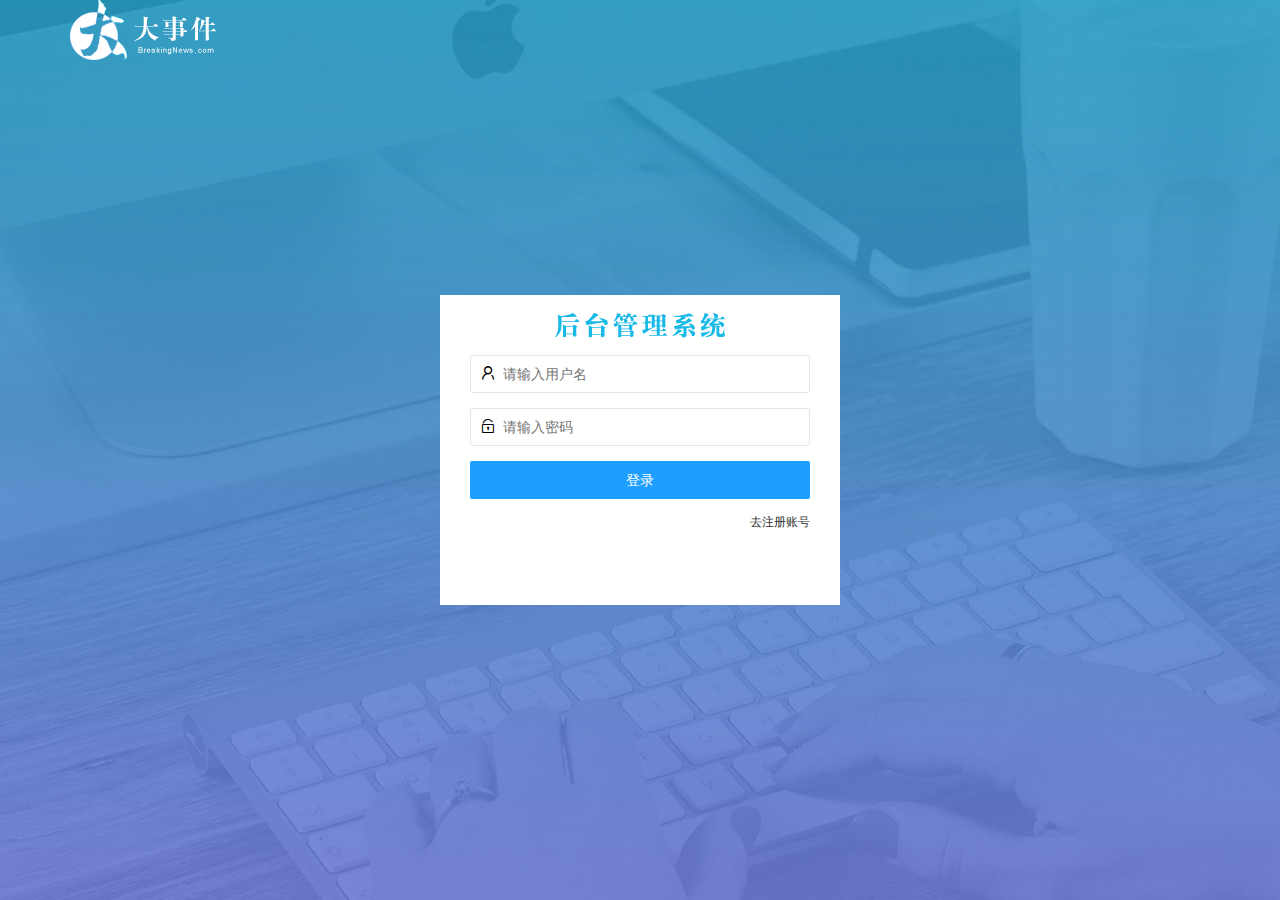
<file: login.html>
<!DOCTYPE html>
<html lang="en">

<head>
    <meta charset="UTF-8">
    <meta http-equiv="X-UA-Compatible" content="IE=edge">
    <meta name="viewport" content="width=device-width, initial-scale=1.0">
    <title>登录</title>
    <!-- 导入 layUI 样式 -->
    <link rel="stylesheet" href="/assets/lib/layui/css/layui.css">
    <!-- 导入自己的 css 样式 -->
    <link rel="stylesheet" href="/assets/css/login.css">


</head>

<body>
    <div class="layui-main">
        <img src="/assets/images/logo.png" alt="">
    </div>
    <!-- 登陆注册 -->
    <div class="loginAndRegBox">

        <div class="title-box"></div>
        <!-- 登录的 div -->
        <div class="login-box">
            <!-- 登录的 表单 -->
            <form class="layui-form form_login">
                <!-- 用户名 -->
                <div class="layui-form-item">
                    <i class="layui-icon layui-icon-username"></i>
                    <input type="text" name="username" lay-verify="required" autocomplete="off" placeholder="请输入用户名" class="layui-input">
                </div>
                <!-- 密码 -->
                <div class="layui-form-item">
                    <i class="layui-icon layui-icon-password"></i>
                    <input type="password" name="password" lay-verify="required|pwd" autocomplete="off" placeholder="请输入密码" class="layui-input">
                </div>
                <!-- 登录按钮 -->
                <div class="layui-form-item">
                    <!-- 表单提交按钮和普通按钮区别 就是lay-submit -->
                    <button class="layui-btn layui-btn-normal layui-btn-fluid " lay-submit>登录</button>
                </div>
                <div class="layui-form-item links">
                    <!-- 去注册链接 -->
                    <a href="javascript:;" class="link_reg">去注册账号</a>
                </div>
            </form>
        </div>

        <!-- 注册的 div -->
        <div class="reg-box">
            <!-- 注册的 表单 -->
            <form class="layui-form form_reg">
                <!-- 用户名 -->
                <div class="layui-form-item">
                    <i class="layui-icon layui-icon-username"></i>
                    <input type="text" name="username" lay-verify="required" autocomplete="off" placeholder="请输入用户名" class="layui-input">

                </div>
                <!-- 密码 -->
                <div class="layui-form-item">
                    <i class="layui-icon layui-icon-password"></i>
                    <input type="password" lay-verify="required|pwd" name="password" autocomplete="off" placeholder="请输入密码" class="layui-input">

                </div>
                <!-- 确认密码 -->
                <div class="layui-form-item">
                    <i class="layui-icon layui-icon-password"></i>
                    <input type="password" lay-verify="required|pwd|repwd" name="repassword" autocomplete="off" placeholder="再次确认密码" class="layui-input">

                </div>
                <!-- 注册按钮 -->
                <div class="layui-form-item">
                    <!-- 表单提交按钮和普通按钮区别 就是lay-submit -->
                    <button class="layui-btn layui-btn-normal layui-btn-fluid " lay-submit>注册</button>
                </div>
                <div class="layui-form-item links">
                    <!-- 去登录链接 -->
                    <a href="javascript:;" class="link_login">去登录</a>
                </div>
            </form>

        </div>
    </div>
    <!-- 导入jQuery -->
    <script src="/assets/lib/jquery.js"></script>

    <!-- 导入 layUI 的js文件 -->
    <script src="/assets/lib/layui/layui.all.js"></script>
    <!-- 岛主自己封装的 baseAPI.js -->
    <script src="/assets/js/baseAPI.js"></script>
    <!-- 导入 自己的 js文件 -->
    <script src="/assets/js/login.js"></script>

</body>

</html>
</file>
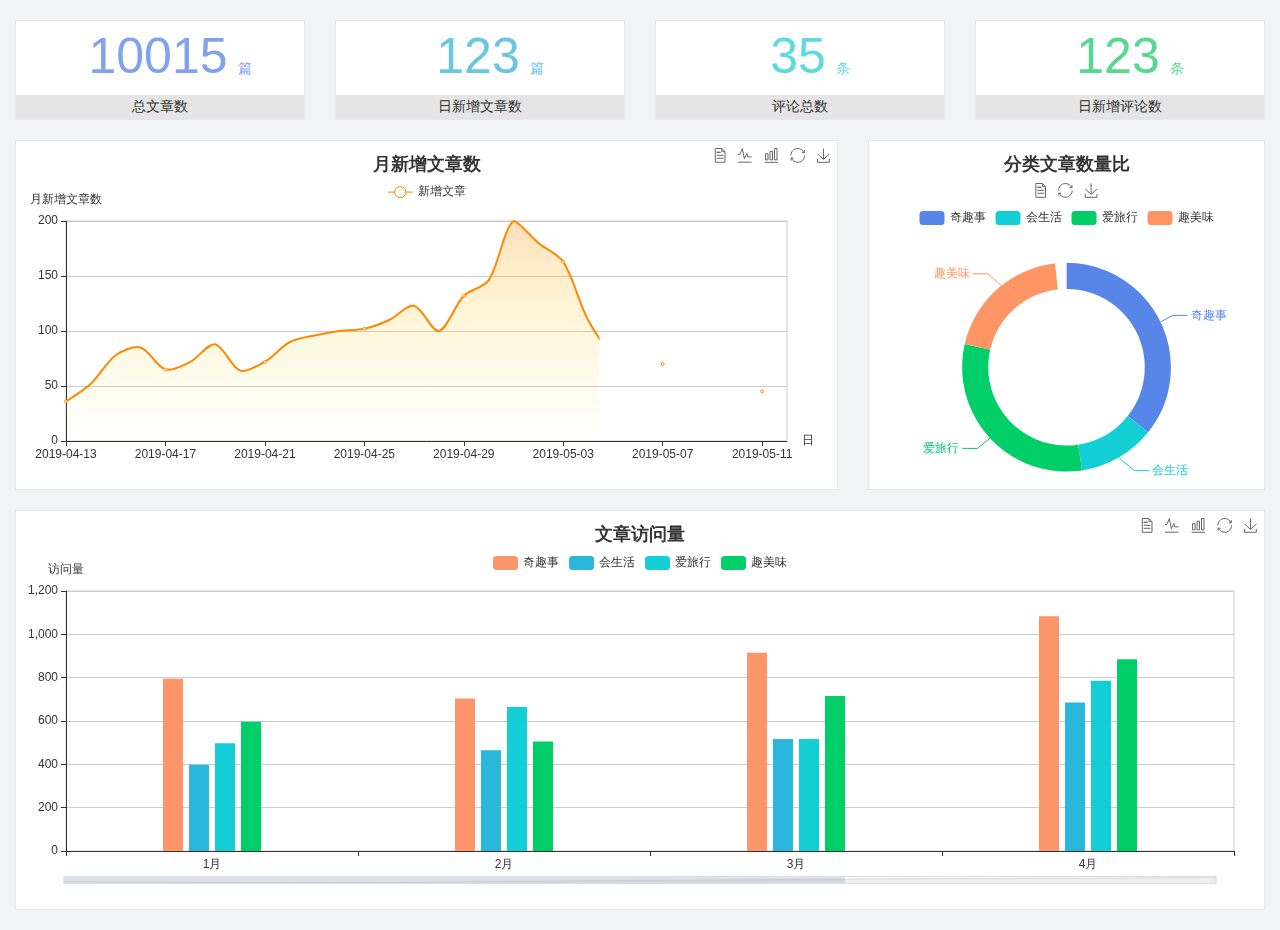
<file: home/dashboard.html>
<!DOCTYPE html>
<html lang="en">

<head>
  <meta charset="UTF-8">
  <meta name="viewport" content="width=device-width, initial-scale=1.0">
  <meta http-equiv="X-UA-Compatible" content="ie=edge">
  <title>图表统计</title>
  <link rel="stylesheet" href="../../assets/lib/bootstrap.css" />
  <link rel="stylesheet" href="../../assets/lib/main.css" />
  <script src="../../assets/lib/jquery.js"></script>
  <script type="text/javascript" src="../../assets/lib/echarts.min.js"></script>
</head>

<body>
  <div class="container-fluid">
    <div class="row spannel_list">
      <div class="col-sm-3 col-xs-6">
        <div class="spannel">
          <em>10015</em><span>篇</span>
          <b>总文章数</b>
        </div>
      </div>
      <div class="col-sm-3 col-xs-6">
        <div class="spannel scolor01">
          <em>123</em><span>篇</span>
          <b>日新增文章数</b>
        </div>
      </div>
      <div class="col-sm-3 col-xs-6">
        <div class="spannel scolor02">
          <em>35</em><span>条</span>
          <b>评论总数</b>
        </div>
      </div>
      <div class="col-sm-3 col-xs-6">
        <div class="spannel scolor03">
          <em>123</em><span>条</span>
          <b>日新增评论数</b>
        </div>
      </div>
    </div>
  </div>

  <div class="container-fluid">
    <div class="row curve-pie">
      <div class="col-lg-8 col-md-8">
        <div class="gragh_pannel" id="curve_show"></div>
      </div>
      <div class="col-lg-4 col-md-4">
        <div class="gragh_pannel" id="pie_show"></div>
      </div>
    </div>
  </div>

  <div class="container-fluid">
    <div class="column_pannel" id="column_show"></div>
  </div>

  <script>
    var oChart = echarts.init(document.getElementById('curve_show'));
    var aList_all = [
      { 'count': 36, 'date': '2019-04-13' },
      { 'count': 52, 'date': '2019-04-14' },
      { 'count': 78, 'date': '2019-04-15' },
      { 'count': 85, 'date': '2019-04-16' },
      { 'count': 65, 'date': '2019-04-17' },
      { 'count': 72, 'date': '2019-04-18' },
      { 'count': 88, 'date': '2019-04-19' },
      { 'count': 64, 'date': '2019-04-20' },
      { 'count': 72, 'date': '2019-04-21' },
      { 'count': 90, 'date': '2019-04-22' },
      { 'count': 96, 'date': '2019-04-23' },
      { 'count': 100, 'date': '2019-04-24' },
      { 'count': 102, 'date': '2019-04-25' },
      { 'count': 110, 'date': '2019-04-26' },
      { 'count': 123, 'date': '2019-04-27' },
      { 'count': 100, 'date': '2019-04-28' },
      { 'count': 132, 'date': '2019-04-29' },
      { 'count': 146, 'date': '2019-04-30' },
      { 'count': 200, 'date': '2019-05-01' },
      { 'count': 180, 'date': '2019-05-02' },
      { 'count': 163, 'date': '2019-05-03' },
      { 'count': 110, 'date': '2019-05-04' },
      { 'count': 80, 'date': '2019-05-05' },
      { 'count': 82, 'date': '2019-05-06' },
      { 'count': 70, 'date': '2019-05-07' },
      { 'count': 65, 'date': '2019-05-08' },
      { 'count': 54, 'date': '2019-05-09' },
      { 'count': 40, 'date': '2019-05-10' },
      { 'count': 45, 'date': '2019-05-11' },
      { 'count': 38, 'date': '2019-05-12' },
    ];

    let aCount = [];
    let aDate = [];

    for (var i = 0; i < aList_all.length; i++) {
      aCount.push(aList_all[i].count);
      aDate.push(aList_all[i].date);
    }

    var chartopt = {
      title: {
        text: '月新增文章数',
        left: 'center',
        top: '10'
      },
      tooltip: {
        trigger: 'axis'
      },
      legend: {
        data: ['新增文章'],
        top: '40'
      },
      toolbox: {
        show: true,
        feature: {
          mark: { show: true },
          dataView: { show: true, readOnly: false },
          magicType: { show: true, type: ['line', 'bar'] },
          restore: { show: true },
          saveAsImage: { show: true }
        }
      },
      calculable: true,
      xAxis: [
        {
          name: '日',
          type: 'category',
          boundaryGap: false,
          data: aDate
        }
      ],
      yAxis: [
        {
          name: '月新增文章数',
          type: 'value'
        }
      ],
      series: [
        {
          name: '新增文章',
          type: 'line',
          smooth: true,
          itemStyle: { normal: { areaStyle: { type: 'default' }, color: '#f80' }, lineStyle: { color: '#f80' } },
          data: aCount
        }],
      areaStyle: {
        normal: {
          color: new echarts.graphic.LinearGradient(0, 0, 0, 1, [{
            offset: 0,
            color: 'rgba(255,136,0,0.39)'
          }, {
            offset: .34,
            color: 'rgba(255,180,0,0.25)'
          }, {
            offset: 1,
            color: 'rgba(255,222,0,0.00)'
          }])

        }
      },
      grid: {
        show: true,
        x: 50,
        x2: 50,
        y: 80,
        height: 220
      }
    };

    oChart.setOption(chartopt);


    var oPie = echarts.init(document.getElementById('pie_show'));
    var oPieopt =
    {
      title: {
        top: 10,
        text: '分类文章数量比',
        x: 'center'
      },
      tooltip: {
        trigger: 'item',
        formatter: "{a} <br/>{b} : {c} ({d}%)"
      },
      color: ['#5885e8', '#13cfd5', '#00ce68', '#ff9565'],
      legend: {
        x: 'center',
        top: 65,
        data: ['奇趣事', '会生活', '爱旅行', '趣美味']
      },
      toolbox: {
        show: true,
        x: 'center',
        top: 35,
        feature: {
          mark: { show: true },
          dataView: { show: true, readOnly: false },
          magicType: {
            show: true,
            type: ['pie', 'funnel'],
            option: {
              funnel: {
                x: '25%',
                width: '50%',
                funnelAlign: 'left',
                max: 1548
              }
            }
          },
          restore: { show: true },
          saveAsImage: { show: true }
        }
      },
      calculable: true,
      series: [
        {
          name: '访问来源',
          type: 'pie',
          radius: ['45%', '60%'],
          center: ['50%', '65%'],
          data: [
            { value: 300, name: '奇趣事' },
            { value: 100, name: '会生活' },
            { value: 260, name: '爱旅行' },
            { value: 180, name: '趣美味' }
          ]
        }
      ]
    };
    oPie.setOption(oPieopt);



    var oColumn = this.echarts.init(document.getElementById('column_show'));
    var oColumnopt =
    {
      title: {
        text: '文章访问量',
        left: 'center',
        top: '10'
      },
      tooltip: {
        trigger: 'axis'
      },
      legend: {
        data: ['奇趣事', '会生活', '爱旅行', '趣美味'],
        top: '40'
      },
      toolbox: {
        show: true,
        feature: {
          mark: { show: true },
          dataView: { show: true, readOnly: false },
          magicType: { show: true, type: ['line', 'bar'] },
          restore: { show: true },
          saveAsImage: { show: true }
        }
      },
      calculable: true,
      xAxis: [
        {
          type: 'category',
          data: ['1月', '2月', '3月', '4月', '5月']
        }
      ],
      yAxis: [
        {
          name: '访问量',
          type: 'value'
        }
      ],
      series: [
        {
          name: '奇趣事',
          type: 'bar',
          barWidth: 20,
          itemStyle: {
            normal: { areaStyle: { type: 'default' }, color: '#fd956a' }
          },
          data: [800, 708, 920, 1090, 1200]
        },
        {
          name: '会生活',
          type: 'bar',
          barWidth: 20,
          itemStyle: {
            normal: { areaStyle: { type: 'default' }, color: '#2bb6db' }
          },
          data: [400, 468, 520, 690, 800]
        },
        {
          name: '爱旅行',
          type: 'bar',
          barWidth: 20,
          itemStyle: {
            normal: { areaStyle: { type: 'default' }, color: '#13cfd5' }
          },
          data: [500, 668, 520, 790, 900]
        },
        {
          name: '趣美味',
          type: 'bar',
          barWidth: 20,
          itemStyle: {
            normal: { areaStyle: { type: 'default' }, color: '#00ce68' }
          },
          data: [600, 508, 720, 890, 1000]
        }
      ],
      grid: {
        show: true,
        x: 50,
        x2: 30,
        y: 80,
        height: 260
      },
      dataZoom: [//给x轴设置滚动条
        {
          start: 0,//默认为0
          end: 100 - 1000 / 31,//默认为100
          type: 'slider',
          show: true,
          xAxisIndex: [0],
          handleSize: 0,//滑动条的 左右2个滑动条的大小
          height: 8,//组件高度
          left: 45, //左边的距离
          right: 50,//右边的距离
          bottom: 26,//右边的距离
          handleColor: '#ddd',//h滑动图标的颜色
          handleStyle: {
            borderColor: "#cacaca",
            borderWidth: "1",
            shadowBlur: 2,
            background: "#ddd",
            shadowColor: "#ddd",
          }
        }]
    };
    oColumn.setOption(oColumnopt);
  </script>
</body>

</html>
</file>
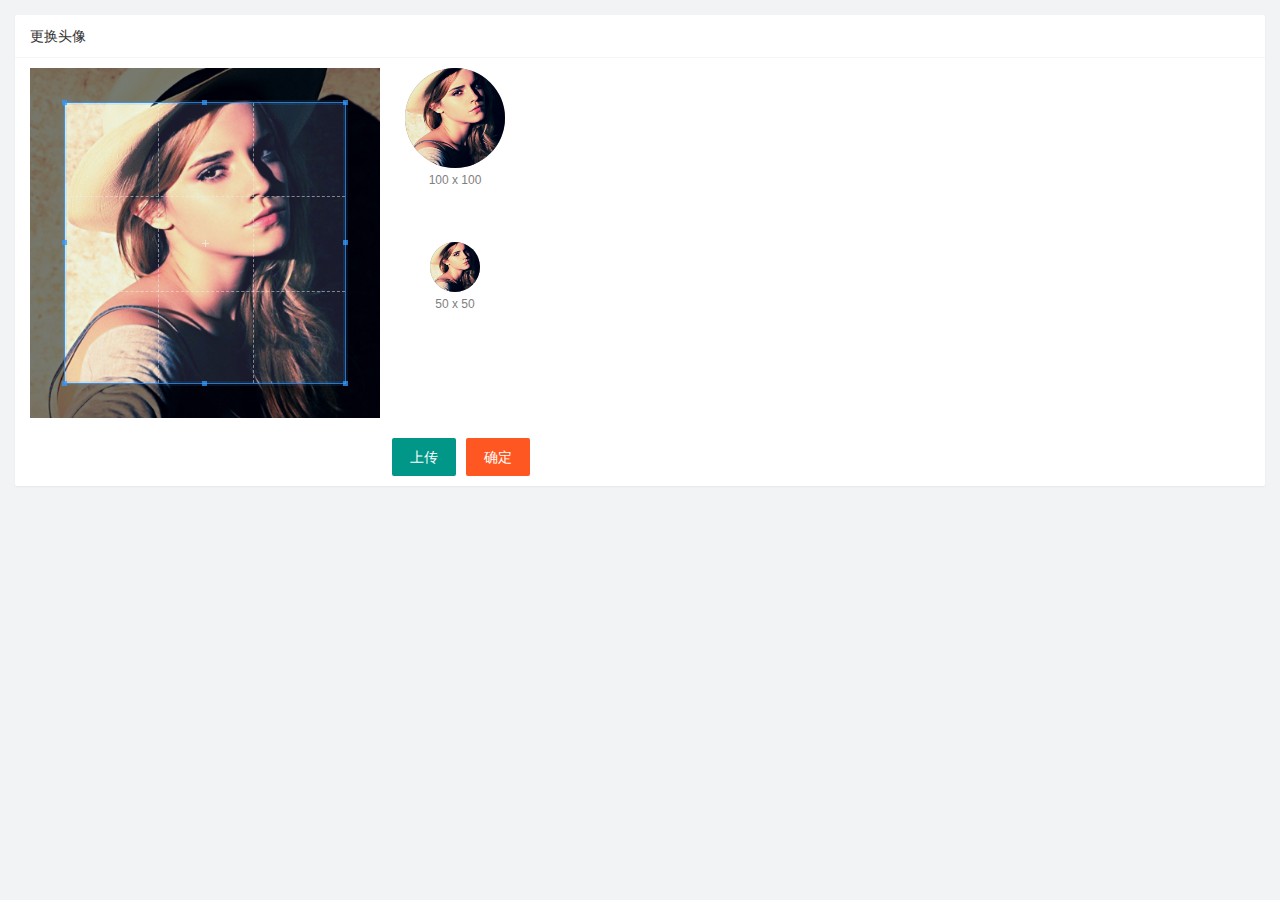
<file: user/user_avater.html>
<!DOCTYPE html>
<html lang="en">

<head>
    <meta charset="UTF-8">
    <meta http-equiv="X-UA-Compatible" content="IE=edge">
    <meta name="viewport" content="width=device-width, initial-scale=1.0">
    <title>Document</title>
    <link rel="stylesheet" href="/assets/lib/layui/css/layui.css">
    <link rel="stylesheet" href="/assets/lib/cropper/cropper.css">
    <link rel="stylesheet" href="/user/css/user_avater.css">
</head>

<body>
    <!-- 卡片区域 -->
    <div class="layui-card">
        <div class="layui-card-header">更换头像</div>
        <div class="layui-card-body">
            <!-- 第一行的图片裁剪和预览区域 -->
            <div class="row1">
                <!-- 图片裁剪区域 -->
                <div class="cropper-box">
                    <!-- 这个 img 标签很重要，将来会把它初始化为裁剪区域 -->
                    <img id="image" src="/assets/images/sample.jpg" />
                </div>
                <!-- 图片的预览区域 -->
                <div class="preview-box">
                    <div>
                        <!-- 宽高为 100px 的预览区域 -->
                        <div class="img-preview w100"></div>
                        <p class="size">100 x 100</p>
                    </div>
                    <div>
                        <!-- 宽高为 50px 的预览区域 -->
                        <div class="img-preview w50"></div>
                        <p class="size">50 x 50</p>
                    </div>
                </div>
            </div>
            <!-- 第二行的按钮区域 -->
            <div class="row2">
                <!-- 通过 accept 属性可以指定 允许用户选择什么类型的文件 -->
                <input type="file" id="file" accept="image/png,image/jpeg">
                <button type="button" class="layui-btn btnChooseImage">上传</button>
                <button type="button" class="layui-btn layui-btn-danger btnUpload">确定</button>
            </div>
        </div>
    </div>

    <script src="/assets/lib/layui/layui.all.js"></script>
    <script src="/assets/lib/jquery.js"></script>
    <script src="/assets/lib/cropper/Cropper.js"></script>
    <script src="/assets/lib/cropper/jquery-cropper.js"></script>
    <script src="/assets/js/baseAPI.js"></script>
    <script src="/user/js/user_avater.js"></script>
</body>

</html>
</file>
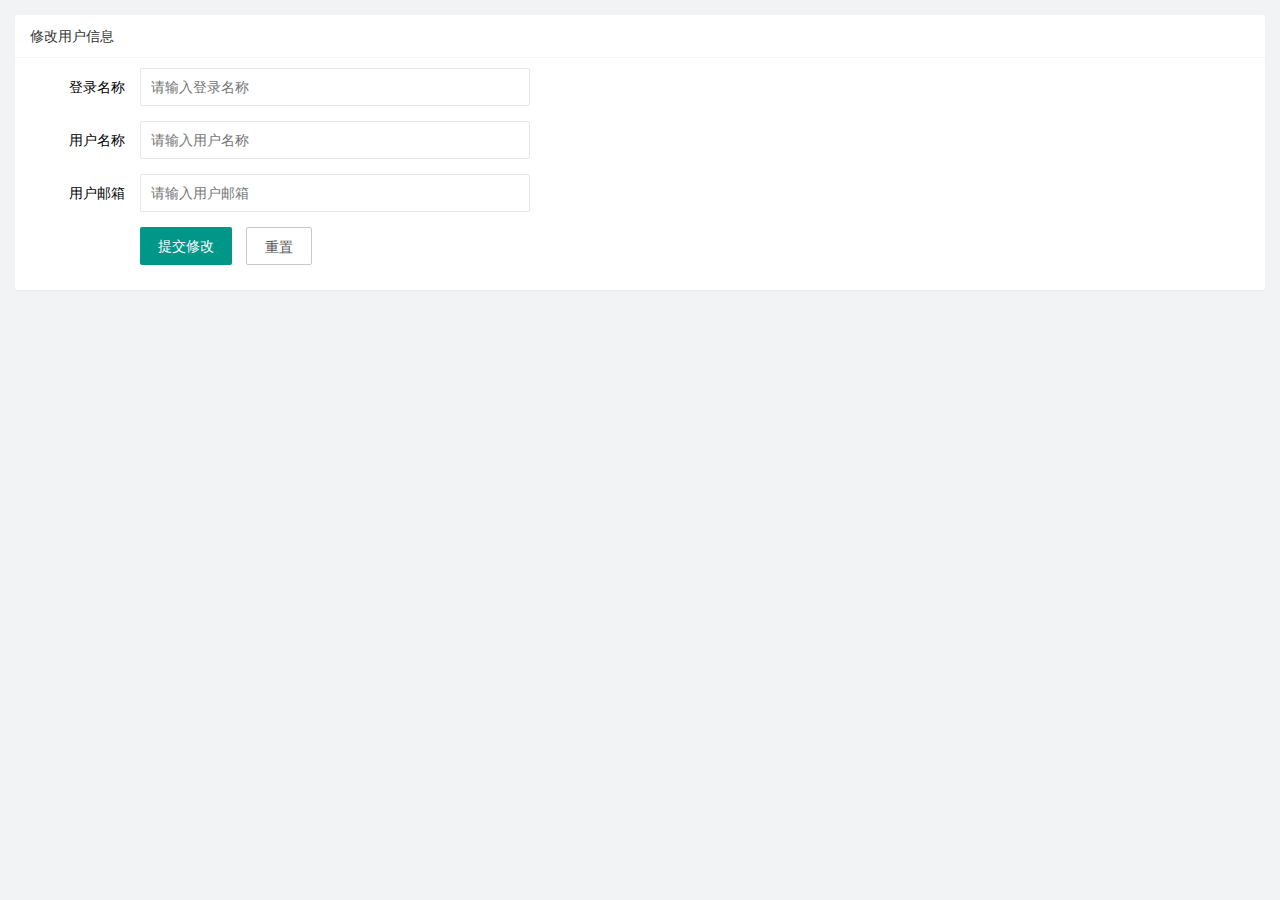
<file: user/user_info.html>
<!DOCTYPE html>
<html lang="en">

<head>
    <meta charset="UTF-8">
    <meta http-equiv="X-UA-Compatible" content="IE=edge">
    <meta name="viewport" content="width=device-width, initial-scale=1.0">
    <title>Document</title>
    <!-- 导入layui样式 -->
    <link rel="stylesheet" href="../assets/lib/layui/css/layui.css">
    <!-- 导入自己的css -->
    <link rel="stylesheet" href="css/user_info.css" />
</head>

<body>
    <div class="layui-card">
        <div class="layui-card-header">修改用户信息</div>
        <div class="layui-card-body">
            <!-- form 表单区 -->
            <form class="layui-form" lay-filter="formUserInfo">
                <input type="hidden" name="id" value="">
                <div class="layui-form-item">
                    <label class="layui-form-label">登录名称</label>
                    <div class="layui-input-block">
                        <input type="text" name="username" required lay-verify="required" placeholder="请输入登录名称" autocomplete="off" class="layui-input" readonly>
                    </div>
                </div>
                <div class="layui-form-item">
                    <label class="layui-form-label">用户名称</label>
                    <div class="layui-input-block">
                        <input type="text" name="nickname" required lay-verify="required|nackname" placeholder="请输入用户名称" autocomplete="off" class="layui-input">
                    </div>
                </div>
                <div class="layui-form-item">
                    <label class="layui-form-label">用户邮箱</label>
                    <div class="layui-input-block">
                        <input type="text" name="email" required lay-verify="required|email" placeholder="请输入用户邮箱" autocomplete="off" class="layui-input">
                    </div>
                </div>
                <div class="layui-form-item">
                    <div class="layui-input-block">
                        <button class="layui-btn" lay-submit lay-filter="formDemo">提交修改</button>
                        <button type="reset" class="layui-btn layui-btn-primary btnReset">重置</button>
                    </div>
                </div>
            </form>
        </div>
    </div>

    <!-- 导入 layui js -->
    <script src="/assets/lib/layui/layui.all.js"></script>
    <!-- 导入 jQuery -->
    <script src="/assets/lib/jquery.js"></script>
    <!-- 导入baseAPI js -->
    <script src="/assets/js/baseAPI.js"></script>
    <!-- 导入自己 js -->
    <script src="/user/js/user_info.js"></script>
</body>

</html>
</file>
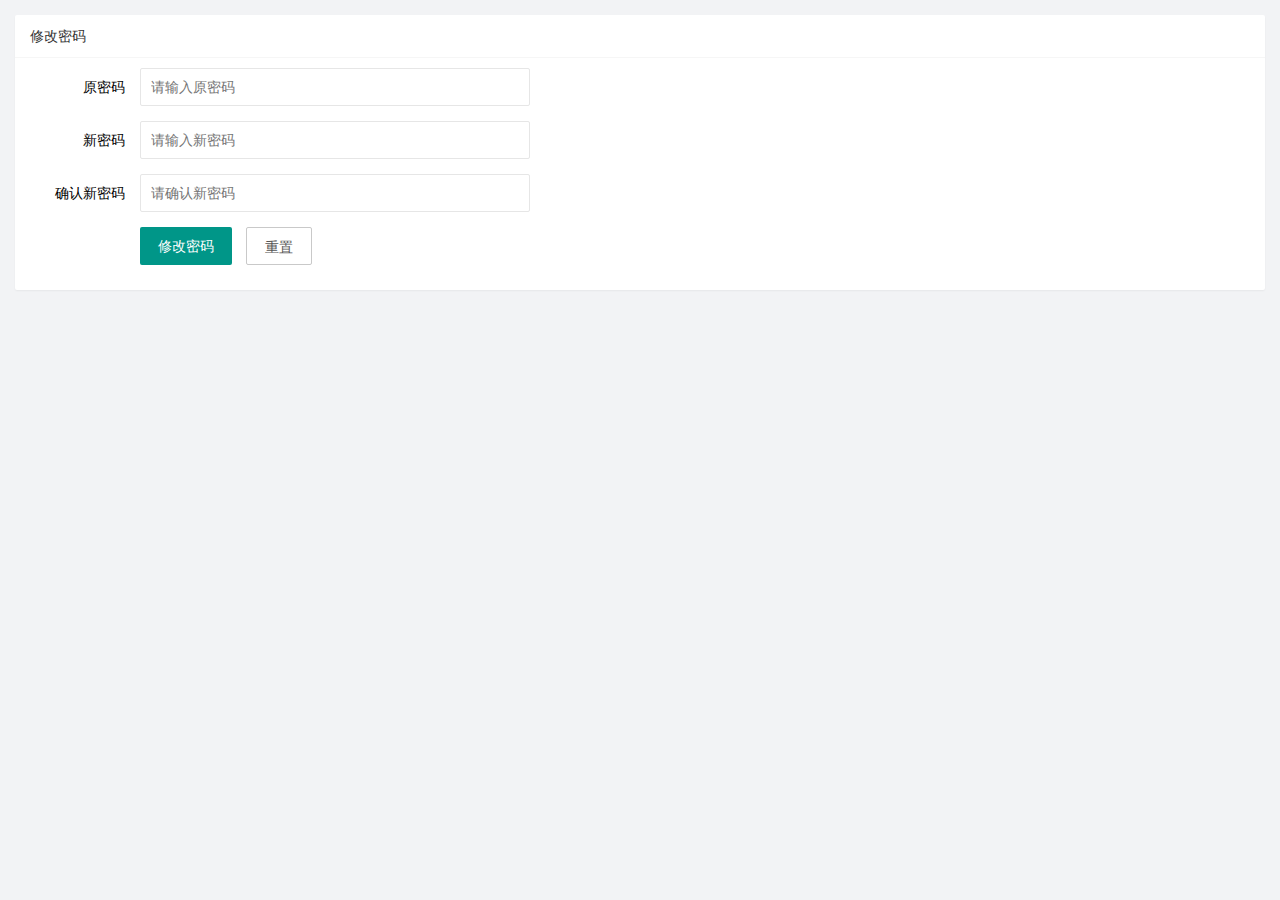
<file: user/user_pwd.html>
<!DOCTYPE html>
<html lang="en">

<head>
    <meta charset="UTF-8">
    <meta http-equiv="X-UA-Compatible" content="IE=edge">
    <meta name="viewport" content="width=device-width, initial-scale=1.0">
    <title>Document</title>
    <link rel="stylesheet" href="/assets/lib/layui/css/layui.css">
    <link rel="stylesheet" href="/user/css/user_pwd.css">
</head>

<body>
    <div class="layui-card">
        <div class="layui-card-header">修改密码</div>
        <div class="layui-card-body">
            <form class="layui-form" action="">
                <div class="layui-form-item">
                    <label class="layui-form-label">原密码</label>
                    <div class="layui-input-block">
                        <input type="password" name="oldPwd" required lay-verify="required|pwd" placeholder="请输入原密码" autocomplete="off" class="layui-input">
                    </div>
                </div>
                <div class="layui-form-item">
                    <label class="layui-form-label">新密码</label>
                    <div class="layui-input-block">
                        <input type="password" name="newPwd" required lay-verify="required|pwd|samePwd" placeholder="请输入新密码" autocomplete="off" class="layui-input">
                    </div>
                </div>
                <div class="layui-form-item">
                    <label class="layui-form-label">确认新密码</label>
                    <div class="layui-input-block">
                        <input type="password" name="rePwd" required lay-verify="required|pwd|rePwd" placeholder="请确认新密码" autocomplete="off" class="layui-input">
                    </div>
                </div>
                <div class="layui-form-item">
                    <div class="layui-input-block">
                        <button class="layui-btn" lay-submit lay-filter="formDemo">修改密码</button>
                        <button type="reset" class="layui-btn layui-btn-primary">重置</button>
                    </div>
                </div>
            </form>
        </div>
    </div>

    <script src="/assets/lib/layui/layui.all.js"></script>
    <script src="/assets/lib/jquery.js"></script>
    <script src="/assets/js/baseAPI.js"></script>
    <script src="/user/js/user_pwd.js"></script>
</body>

</html>
</file>
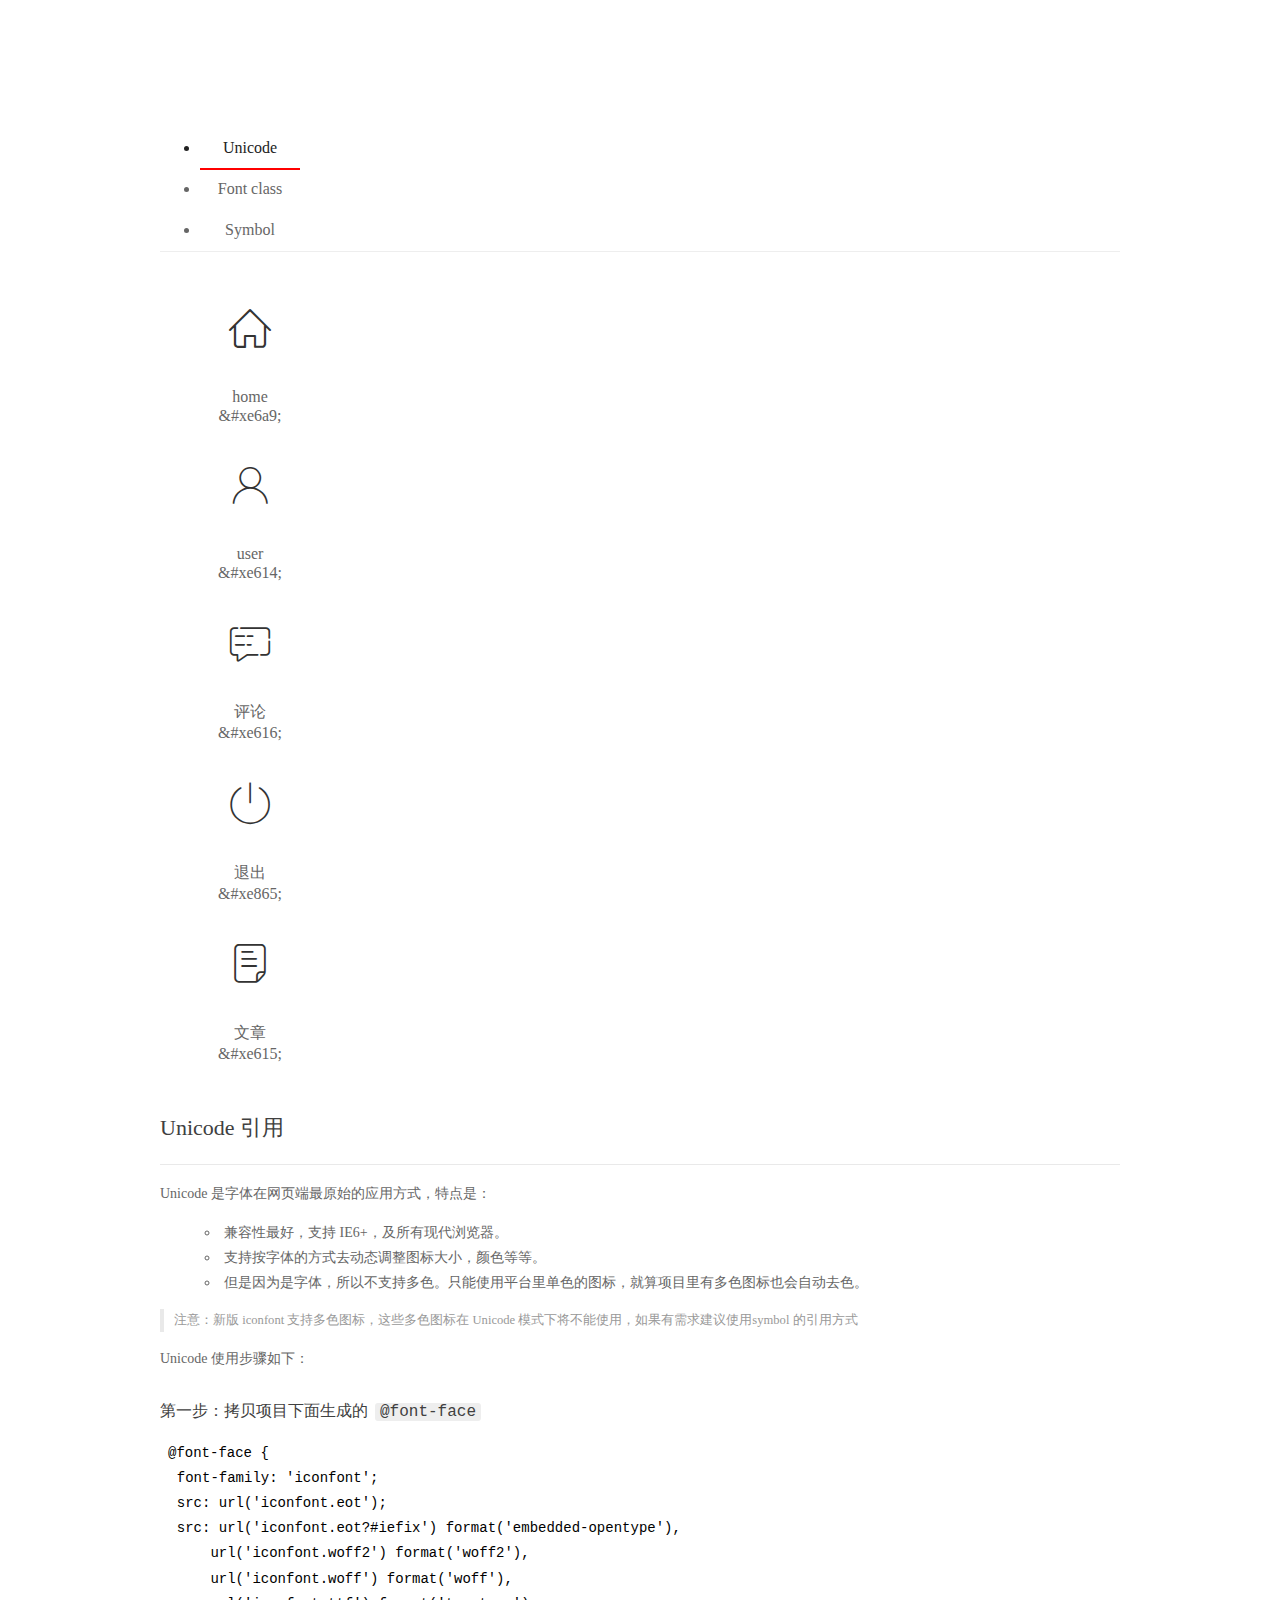
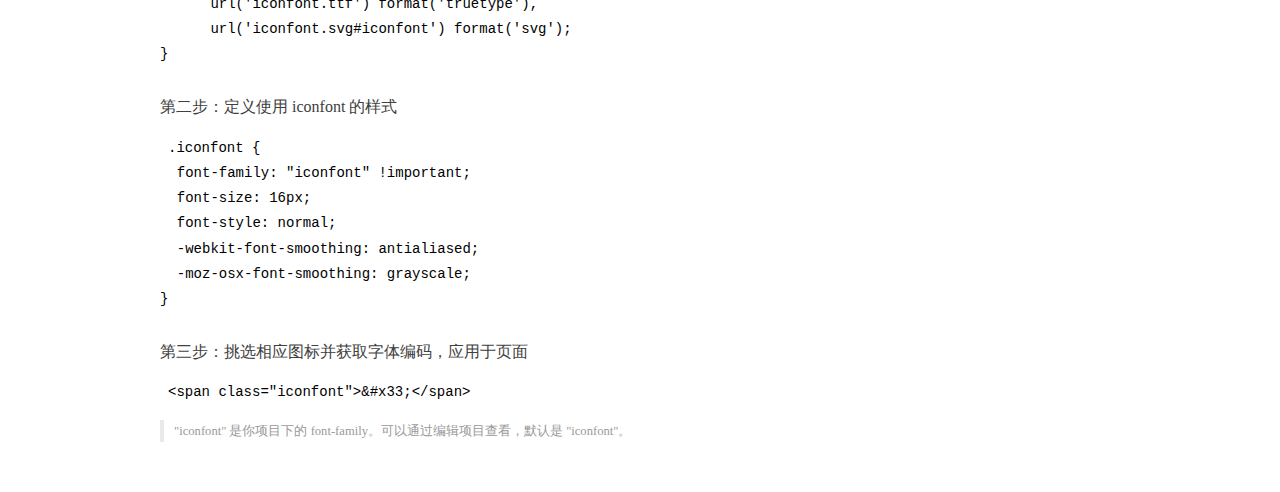
<file: assets/fonts/demo_index.html>
<!DOCTYPE html>
<html>
<head>
  <meta charset="utf-8"/>
  <title>IconFont Demo</title>
  <link rel="shortcut icon" href="https://gtms04.alicdn.com/tps/i4/TB1_oz6GVXXXXaFXpXXJDFnIXXX-64-64.ico" type="image/x-icon"/>
  <link rel="stylesheet" href="https://g.alicdn.com/thx/cube/1.3.2/cube.min.css">
  <link rel="stylesheet" href="demo.css">
  <link rel="stylesheet" href="iconfont.css">
  <script src="iconfont.js"></script>
  <!-- jQuery -->
  <script src="https://a1.alicdn.com/oss/uploads/2018/12/26/7bfddb60-08e8-11e9-9b04-53e73bb6408b.js"></script>
  <!-- 代码高亮 -->
  <script src="https://a1.alicdn.com/oss/uploads/2018/12/26/a3f714d0-08e6-11e9-8a15-ebf944d7534c.js"></script>
</head>
<body>
  <div class="main">
    <h1 class="logo"><a href="https://www.iconfont.cn/" title="iconfont 首页" target="_blank">&#xe86b;</a></h1>
    <div class="nav-tabs">
      <ul id="tabs" class="dib-box">
        <li class="dib active"><span>Unicode</span></li>
        <li class="dib"><span>Font class</span></li>
        <li class="dib"><span>Symbol</span></li>
      </ul>
      
    </div>
    <div class="tab-container">
      <div class="content unicode" style="display: block;">
          <ul class="icon_lists dib-box">
          
            <li class="dib">
              <span class="icon iconfont">&#xe6a9;</span>
                <div class="name">home</div>
                <div class="code-name">&amp;#xe6a9;</div>
              </li>
          
            <li class="dib">
              <span class="icon iconfont">&#xe614;</span>
                <div class="name">user</div>
                <div class="code-name">&amp;#xe614;</div>
              </li>
          
            <li class="dib">
              <span class="icon iconfont">&#xe616;</span>
                <div class="name">评论</div>
                <div class="code-name">&amp;#xe616;</div>
              </li>
          
            <li class="dib">
              <span class="icon iconfont">&#xe865;</span>
                <div class="name">退出</div>
                <div class="code-name">&amp;#xe865;</div>
              </li>
          
            <li class="dib">
              <span class="icon iconfont">&#xe615;</span>
                <div class="name">文章</div>
                <div class="code-name">&amp;#xe615;</div>
              </li>
          
          </ul>
          <div class="article markdown">
          <h2 id="unicode-">Unicode 引用</h2>
          <hr>

          <p>Unicode 是字体在网页端最原始的应用方式，特点是：</p>
          <ul>
            <li>兼容性最好，支持 IE6+，及所有现代浏览器。</li>
            <li>支持按字体的方式去动态调整图标大小，颜色等等。</li>
            <li>但是因为是字体，所以不支持多色。只能使用平台里单色的图标，就算项目里有多色图标也会自动去色。</li>
          </ul>
          <blockquote>
            <p>注意：新版 iconfont 支持多色图标，这些多色图标在 Unicode 模式下将不能使用，如果有需求建议使用symbol 的引用方式</p>
          </blockquote>
          <p>Unicode 使用步骤如下：</p>
          <h3 id="-font-face">第一步：拷贝项目下面生成的 <code>@font-face</code></h3>
<pre><code class="language-css"
>@font-face {
  font-family: 'iconfont';
  src: url('iconfont.eot');
  src: url('iconfont.eot?#iefix') format('embedded-opentype'),
      url('iconfont.woff2') format('woff2'),
      url('iconfont.woff') format('woff'),
      url('iconfont.ttf') format('truetype'),
      url('iconfont.svg#iconfont') format('svg');
}
</code></pre>
          <h3 id="-iconfont-">第二步：定义使用 iconfont 的样式</h3>
<pre><code class="language-css"
>.iconfont {
  font-family: "iconfont" !important;
  font-size: 16px;
  font-style: normal;
  -webkit-font-smoothing: antialiased;
  -moz-osx-font-smoothing: grayscale;
}
</code></pre>
          <h3 id="-">第三步：挑选相应图标并获取字体编码，应用于页面</h3>
<pre>
<code class="language-html"
>&lt;span class="iconfont"&gt;&amp;#x33;&lt;/span&gt;
</code></pre>
          <blockquote>
            <p>"iconfont" 是你项目下的 font-family。可以通过编辑项目查看，默认是 "iconfont"。</p>
          </blockquote>
          </div>
      </div>
      <div class="content font-class">
        <ul class="icon_lists dib-box">
          
          <li class="dib">
            <span class="icon iconfont icon-home"></span>
            <div class="name">
              home
            </div>
            <div class="code-name">.icon-home
            </div>
          </li>
          
          <li class="dib">
            <span class="icon iconfont icon-user"></span>
            <div class="name">
              user
            </div>
            <div class="code-name">.icon-user
            </div>
          </li>
          
          <li class="dib">
            <span class="icon iconfont icon-pinglun"></span>
            <div class="name">
              评论
            </div>
            <div class="code-name">.icon-pinglun
            </div>
          </li>
          
          <li class="dib">
            <span class="icon iconfont icon-tuichu"></span>
            <div class="name">
              退出
            </div>
            <div class="code-name">.icon-tuichu
            </div>
          </li>
          
          <li class="dib">
            <span class="icon iconfont icon-16"></span>
            <div class="name">
              文章
            </div>
            <div class="code-name">.icon-16
            </div>
          </li>
          
        </ul>
        <div class="article markdown">
        <h2 id="font-class-">font-class 引用</h2>
        <hr>

        <p>font-class 是 Unicode 使用方式的一种变种，主要是解决 Unicode 书写不直观，语意不明确的问题。</p>
        <p>与 Unicode 使用方式相比，具有如下特点：</p>
        <ul>
          <li>兼容性良好，支持 IE8+，及所有现代浏览器。</li>
          <li>相比于 Unicode 语意明确，书写更直观。可以很容易分辨这个 icon 是什么。</li>
          <li>因为使用 class 来定义图标，所以当要替换图标时，只需要修改 class 里面的 Unicode 引用。</li>
          <li>不过因为本质上还是使用的字体，所以多色图标还是不支持的。</li>
        </ul>
        <p>使用步骤如下：</p>
        <h3 id="-fontclass-">第一步：引入项目下面生成的 fontclass 代码：</h3>
<pre><code class="language-html">&lt;link rel="stylesheet" href="./iconfont.css"&gt;
</code></pre>
        <h3 id="-">第二步：挑选相应图标并获取类名，应用于页面：</h3>
<pre><code class="language-html">&lt;span class="iconfont icon-xxx"&gt;&lt;/span&gt;
</code></pre>
        <blockquote>
          <p>"
            iconfont" 是你项目下的 font-family。可以通过编辑项目查看，默认是 "iconfont"。</p>
        </blockquote>
      </div>
      </div>
      <div class="content symbol">
          <ul class="icon_lists dib-box">
          
            <li class="dib">
                <svg class="icon svg-icon" aria-hidden="true">
                  <use xlink:href="#icon-home"></use>
                </svg>
                <div class="name">home</div>
                <div class="code-name">#icon-home</div>
            </li>
          
            <li class="dib">
                <svg class="icon svg-icon" aria-hidden="true">
                  <use xlink:href="#icon-user"></use>
                </svg>
                <div class="name">user</div>
                <div class="code-name">#icon-user</div>
            </li>
          
            <li class="dib">
                <svg class="icon svg-icon" aria-hidden="true">
                  <use xlink:href="#icon-pinglun"></use>
                </svg>
                <div class="name">评论</div>
                <div class="code-name">#icon-pinglun</div>
            </li>
          
            <li class="dib">
                <svg class="icon svg-icon" aria-hidden="true">
                  <use xlink:href="#icon-tuichu"></use>
                </svg>
                <div class="name">退出</div>
                <div class="code-name">#icon-tuichu</div>
            </li>
          
            <li class="dib">
                <svg class="icon svg-icon" aria-hidden="true">
                  <use xlink:href="#icon-16"></use>
                </svg>
                <div class="name">文章</div>
                <div class="code-name">#icon-16</div>
            </li>
          
          </ul>
          <div class="article markdown">
          <h2 id="symbol-">Symbol 引用</h2>
          <hr>

          <p>这是一种全新的使用方式，应该说这才是未来的主流，也是平台目前推荐的用法。相关介绍可以参考这篇<a href="">文章</a>
            这种用法其实是做了一个 SVG 的集合，与另外两种相比具有如下特点：</p>
          <ul>
            <li>支持多色图标了，不再受单色限制。</li>
            <li>通过一些技巧，支持像字体那样，通过 <code>font-size</code>, <code>color</code> 来调整样式。</li>
            <li>兼容性较差，支持 IE9+，及现代浏览器。</li>
            <li>浏览器渲染 SVG 的性能一般，还不如 png。</li>
          </ul>
          <p>使用步骤如下：</p>
          <h3 id="-symbol-">第一步：引入项目下面生成的 symbol 代码：</h3>
<pre><code class="language-html">&lt;script src="./iconfont.js"&gt;&lt;/script&gt;
</code></pre>
          <h3 id="-css-">第二步：加入通用 CSS 代码（引入一次就行）：</h3>
<pre><code class="language-html">&lt;style&gt;
.icon {
  width: 1em;
  height: 1em;
  vertical-align: -0.15em;
  fill: currentColor;
  overflow: hidden;
}
&lt;/style&gt;
</code></pre>
          <h3 id="-">第三步：挑选相应图标并获取类名，应用于页面：</h3>
<pre><code class="language-html">&lt;svg class="icon" aria-hidden="true"&gt;
  &lt;use xlink:href="#icon-xxx"&gt;&lt;/use&gt;
&lt;/svg&gt;
</code></pre>
          </div>
      </div>

    </div>
  </div>
  <script>
  $(document).ready(function () {
      $('.tab-container .content:first').show()

      $('#tabs li').click(function (e) {
        var tabContent = $('.tab-container .content')
        var index = $(this).index()

        if ($(this).hasClass('active')) {
          return
        } else {
          $('#tabs li').removeClass('active')
          $(this).addClass('active')

          tabContent.hide().eq(index).fadeIn()
        }
      })
    })
  </script>
</body>
</html>
</file>
<file: assets/lib/layui/css/layui.css>
/** layui-v2.5.5 MIT License By https://www.layui.com */
 .layui-inline,img{display:inline-block;vertical-align:middle}h1,h2,h3,h4,h5,h6{font-weight:400}.layui-edge,.layui-header,.layui-inline,.layui-main{position:relative}.layui-body,.layui-edge,.layui-elip{overflow:hidden}.layui-btn,.layui-edge,.layui-inline,img{vertical-align:middle}.layui-btn,.layui-disabled,.layui-icon,.layui-unselect{-moz-user-select:none;-webkit-user-select:none;-ms-user-select:none}.layui-elip,.layui-form-checkbox span,.layui-form-pane .layui-form-label{text-overflow:ellipsis;white-space:nowrap}.layui-breadcrumb,.layui-tree-btnGroup{visibility:hidden}blockquote,body,button,dd,div,dl,dt,form,h1,h2,h3,h4,h5,h6,input,li,ol,p,pre,td,textarea,th,ul{margin:0;padding:0;-webkit-tap-highlight-color:rgba(0,0,0,0)}a:active,a:hover{outline:0}img{border:none}li{list-style:none}table{border-collapse:collapse;border-spacing:0}h4,h5,h6{font-size:100%}button,input,optgroup,option,select,textarea{font-family:inherit;font-size:inherit;font-style:inherit;font-weight:inherit;outline:0}pre{white-space:pre-wrap;white-space:-moz-pre-wrap;white-space:-pre-wrap;white-space:-o-pre-wrap;word-wrap:break-word}body{line-height:24px;font:14px Helvetica Neue,Helvetica,PingFang SC,Tahoma,Arial,sans-serif}hr{height:1px;margin:10px 0;border:0;clear:both}a{color:#333;text-decoration:none}a:hover{color:#777}a cite{font-style:normal;*cursor:pointer}.layui-border-box,.layui-border-box *{box-sizing:border-box}.layui-box,.layui-box *{box-sizing:content-box}.layui-clear{clear:both;*zoom:1}.layui-clear:after{content:'\20';clear:both;*zoom:1;display:block;height:0}.layui-inline{*display:inline;*zoom:1}.layui-edge{display:inline-block;width:0;height:0;border-width:6px;border-style:dashed;border-color:transparent}.layui-edge-top{top:-4px;border-bottom-color:#999;border-bottom-style:solid}.layui-edge-right{border-left-color:#999;border-left-style:solid}.layui-edge-bottom{top:2px;border-top-color:#999;border-top-style:solid}.layui-edge-left{border-right-color:#999;border-right-style:solid}.layui-disabled,.layui-disabled:hover{color:#d2d2d2!important;cursor:not-allowed!important}.layui-circle{border-radius:100%}.layui-show{display:block!important}.layui-hide{display:none!important}@font-face{font-family:layui-icon;src:url(../font/iconfont.eot?v=250);src:url(../font/iconfont.eot?v=250#iefix) format('embedded-opentype'),url(../font/iconfont.woff2?v=250) format('woff2'),url(../font/iconfont.woff?v=250) format('woff'),url(../font/iconfont.ttf?v=250) format('truetype'),url(../font/iconfont.svg?v=250#layui-icon) format('svg')}.layui-icon{font-family:layui-icon!important;font-size:16px;font-style:normal;-webkit-font-smoothing:antialiased;-moz-osx-font-smoothing:grayscale}.layui-icon-reply-fill:before{content:"\e611"}.layui-icon-set-fill:before{content:"\e614"}.layui-icon-menu-fill:before{content:"\e60f"}.layui-icon-search:before{content:"\e615"}.layui-icon-share:before{content:"\e641"}.layui-icon-set-sm:before{content:"\e620"}.layui-icon-engine:before{content:"\e628"}.layui-icon-close:before{content:"\1006"}.layui-icon-close-fill:before{content:"\1007"}.layui-icon-chart-screen:before{content:"\e629"}.layui-icon-star:before{content:"\e600"}.layui-icon-circle-dot:before{content:"\e617"}.layui-icon-chat:before{content:"\e606"}.layui-icon-release:before{content:"\e609"}.layui-icon-list:before{content:"\e60a"}.layui-icon-chart:before{content:"\e62c"}.layui-icon-ok-circle:before{content:"\1005"}.layui-icon-layim-theme:before{content:"\e61b"}.layui-icon-table:before{content:"\e62d"}.layui-icon-right:before{content:"\e602"}.layui-icon-left:before{content:"\e603"}.layui-icon-cart-simple:before{content:"\e698"}.layui-icon-face-cry:before{content:"\e69c"}.layui-icon-face-smile:before{content:"\e6af"}.layui-icon-survey:before{content:"\e6b2"}.layui-icon-tree:before{content:"\e62e"}.layui-icon-upload-circle:before{content:"\e62f"}.layui-icon-add-circle:before{content:"\e61f"}.layui-icon-download-circle:before{content:"\e601"}.layui-icon-templeate-1:before{content:"\e630"}.layui-icon-util:before{content:"\e631"}.layui-icon-face-surprised:before{content:"\e664"}.layui-icon-edit:before{content:"\e642"}.layui-icon-speaker:before{content:"\e645"}.layui-icon-down:before{content:"\e61a"}.layui-icon-file:before{content:"\e621"}.layui-icon-layouts:before{content:"\e632"}.layui-icon-rate-half:before{content:"\e6c9"}.layui-icon-add-circle-fine:before{content:"\e608"}.layui-icon-prev-circle:before{content:"\e633"}.layui-icon-read:before{content:"\e705"}.layui-icon-404:before{content:"\e61c"}.layui-icon-carousel:before{content:"\e634"}.layui-icon-help:before{content:"\e607"}.layui-icon-code-circle:before{content:"\e635"}.layui-icon-water:before{content:"\e636"}.layui-icon-username:before{content:"\e66f"}.layui-icon-find-fill:before{content:"\e670"}.layui-icon-about:before{content:"\e60b"}.layui-icon-location:before{content:"\e715"}.layui-icon-up:before{content:"\e619"}.layui-icon-pause:before{content:"\e651"}.layui-icon-date:before{content:"\e637"}.layui-icon-layim-uploadfile:before{content:"\e61d"}.layui-icon-delete:before{content:"\e640"}.layui-icon-play:before{content:"\e652"}.layui-icon-top:before{content:"\e604"}.layui-icon-friends:before{content:"\e612"}.layui-icon-refresh-3:before{content:"\e9aa"}.layui-icon-ok:before{content:"\e605"}.layui-icon-layer:before{content:"\e638"}.layui-icon-face-smile-fine:before{content:"\e60c"}.layui-icon-dollar:before{content:"\e659"}.layui-icon-group:before{content:"\e613"}.layui-icon-layim-download:before{content:"\e61e"}.layui-icon-picture-fine:before{content:"\e60d"}.layui-icon-link:before{content:"\e64c"}.layui-icon-diamond:before{content:"\e735"}.layui-icon-log:before{content:"\e60e"}.layui-icon-rate-solid:before{content:"\e67a"}.layui-icon-fonts-del:before{content:"\e64f"}.layui-icon-unlink:before{content:"\e64d"}.layui-icon-fonts-clear:before{content:"\e639"}.layui-icon-triangle-r:before{content:"\e623"}.layui-icon-circle:before{content:"\e63f"}.layui-icon-radio:before{content:"\e643"}.layui-icon-align-center:before{content:"\e647"}.layui-icon-align-right:before{content:"\e648"}.layui-icon-align-left:before{content:"\e649"}.layui-icon-loading-1:before{content:"\e63e"}.layui-icon-return:before{content:"\e65c"}.layui-icon-fonts-strong:before{content:"\e62b"}.layui-icon-upload:before{content:"\e67c"}.layui-icon-dialogue:before{content:"\e63a"}.layui-icon-video:before{content:"\e6ed"}.layui-icon-headset:before{content:"\e6fc"}.layui-icon-cellphone-fine:before{content:"\e63b"}.layui-icon-add-1:before{content:"\e654"}.layui-icon-face-smile-b:before{content:"\e650"}.layui-icon-fonts-html:before{content:"\e64b"}.layui-icon-form:before{content:"\e63c"}.layui-icon-cart:before{content:"\e657"}.layui-icon-camera-fill:before{content:"\e65d"}.layui-icon-tabs:before{content:"\e62a"}.layui-icon-fonts-code:before{content:"\e64e"}.layui-icon-fire:before{content:"\e756"}.layui-icon-set:before{content:"\e716"}.layui-icon-fonts-u:before{content:"\e646"}.layui-icon-triangle-d:before{content:"\e625"}.layui-icon-tips:before{content:"\e702"}.layui-icon-picture:before{content:"\e64a"}.layui-icon-more-vertical:before{content:"\e671"}.layui-icon-flag:before{content:"\e66c"}.layui-icon-loading:before{content:"\e63d"}.layui-icon-fonts-i:before{content:"\e644"}.layui-icon-refresh-1:before{content:"\e666"}.layui-icon-rmb:before{content:"\e65e"}.layui-icon-home:before{content:"\e68e"}.layui-icon-user:before{content:"\e770"}.layui-icon-notice:before{content:"\e667"}.layui-icon-login-weibo:before{content:"\e675"}.layui-icon-voice:before{content:"\e688"}.layui-icon-upload-drag:before{content:"\e681"}.layui-icon-login-qq:before{content:"\e676"}.layui-icon-snowflake:before{content:"\e6b1"}.layui-icon-file-b:before{content:"\e655"}.layui-icon-template:before{content:"\e663"}.layui-icon-auz:before{content:"\e672"}.layui-icon-console:before{content:"\e665"}.layui-icon-app:before{content:"\e653"}.layui-icon-prev:before{content:"\e65a"}.layui-icon-website:before{content:"\e7ae"}.layui-icon-next:before{content:"\e65b"}.layui-icon-component:before{content:"\e857"}.layui-icon-more:before{content:"\e65f"}.layui-icon-login-wechat:before{content:"\e677"}.layui-icon-shrink-right:before{content:"\e668"}.layui-icon-spread-left:before{content:"\e66b"}.layui-icon-camera:before{content:"\e660"}.layui-icon-note:before{content:"\e66e"}.layui-icon-refresh:before{content:"\e669"}.layui-icon-female:before{content:"\e661"}.layui-icon-male:before{content:"\e662"}.layui-icon-password:before{content:"\e673"}.layui-icon-senior:before{content:"\e674"}.layui-icon-theme:before{content:"\e66a"}.layui-icon-tread:before{content:"\e6c5"}.layui-icon-praise:before{content:"\e6c6"}.layui-icon-star-fill:before{content:"\e658"}.layui-icon-rate:before{content:"\e67b"}.layui-icon-template-1:before{content:"\e656"}.layui-icon-vercode:before{content:"\e679"}.layui-icon-cellphone:before{content:"\e678"}.layui-icon-screen-full:before{content:"\e622"}.layui-icon-screen-restore:before{content:"\e758"}.layui-icon-cols:before{content:"\e610"}.layui-icon-export:before{content:"\e67d"}.layui-icon-print:before{content:"\e66d"}.layui-icon-slider:before{content:"\e714"}.layui-icon-addition:before{content:"\e624"}.layui-icon-subtraction:before{content:"\e67e"}.layui-icon-service:before{content:"\e626"}.layui-icon-transfer:before{content:"\e691"}.layui-main{width:1140px;margin:0 auto}.layui-header{z-index:1000;height:60px}.layui-header a:hover{transition:all .5s;-webkit-transition:all .5s}.layui-side{position:fixed;left:0;top:0;bottom:0;z-index:999;width:200px;overflow-x:hidden}.layui-side-scroll{position:relative;width:220px;height:100%;overflow-x:hidden}.layui-body{position:absolute;left:200px;right:0;top:0;bottom:0;z-index:998;width:auto;overflow-y:auto;box-sizing:border-box}.layui-layout-body{overflow:hidden}.layui-layout-admin .layui-header{background-color:#23262E}.layui-layout-admin .layui-side{top:60px;width:200px;overflow-x:hidden}.layui-layout-admin .layui-body{position:fixed;top:60px;bottom:44px}.layui-layout-admin .layui-main{width:auto;margin:0 15px}.layui-layout-admin .layui-footer{position:fixed;left:200px;right:0;bottom:0;height:44px;line-height:44px;padding:0 15px;background-color:#eee}.layui-layout-admin .layui-logo{position:absolute;left:0;top:0;width:200px;height:100%;line-height:60px;text-align:center;color:#009688;font-size:16px}.layui-layout-admin .layui-header .layui-nav{background:0 0}.layui-layout-left{position:absolute!important;left:200px;top:0}.layui-layout-right{position:absolute!important;right:0;top:0}.layui-container{position:relative;margin:0 auto;padding:0 15px;box-sizing:border-box}.layui-fluid{position:relative;margin:0 auto;padding:0 15px}.layui-row:after,.layui-row:before{content:'';display:block;clear:both}.layui-col-lg1,.layui-col-lg10,.layui-col-lg11,.layui-col-lg12,.layui-col-lg2,.layui-col-lg3,.layui-col-lg4,.layui-col-lg5,.layui-col-lg6,.layui-col-lg7,.layui-col-lg8,.layui-col-lg9,.layui-col-md1,.layui-col-md10,.layui-col-md11,.layui-col-md12,.layui-col-md2,.layui-col-md3,.layui-col-md4,.layui-col-md5,.layui-col-md6,.layui-col-md7,.layui-col-md8,.layui-col-md9,.layui-col-sm1,.layui-col-sm10,.layui-col-sm11,.layui-col-sm12,.layui-col-sm2,.layui-col-sm3,.layui-col-sm4,.layui-col-sm5,.layui-col-sm6,.layui-col-sm7,.layui-col-sm8,.layui-col-sm9,.layui-col-xs1,.layui-col-xs10,.layui-col-xs11,.layui-col-xs12,.layui-col-xs2,.layui-col-xs3,.layui-col-xs4,.layui-col-xs5,.layui-col-xs6,.layui-col-xs7,.layui-col-xs8,.layui-col-xs9{position:relative;display:block;box-sizing:border-box}.layui-col-xs1,.layui-col-xs10,.layui-col-xs11,.layui-col-xs12,.layui-col-xs2,.layui-col-xs3,.layui-col-xs4,.layui-col-xs5,.layui-col-xs6,.layui-col-xs7,.layui-col-xs8,.layui-col-xs9{float:left}.layui-col-xs1{width:8.33333333%}.layui-col-xs2{width:16.66666667%}.layui-col-xs3{width:25%}.layui-col-xs4{width:33.33333333%}.layui-col-xs5{width:41.66666667%}.layui-col-xs6{width:50%}.layui-col-xs7{width:58.33333333%}.layui-col-xs8{width:66.66666667%}.layui-col-xs9{width:75%}.layui-col-xs10{width:83.33333333%}.layui-col-xs11{width:91.66666667%}.layui-col-xs12{width:100%}.layui-col-xs-offset1{margin-left:8.33333333%}.layui-col-xs-offset2{margin-left:16.66666667%}.layui-col-xs-offset3{margin-left:25%}.layui-col-xs-offset4{margin-left:33.33333333%}.layui-col-xs-offset5{margin-left:41.66666667%}.layui-col-xs-offset6{margin-left:50%}.layui-col-xs-offset7{margin-left:58.33333333%}.layui-col-xs-offset8{margin-left:66.66666667%}.layui-col-xs-offset9{margin-left:75%}.layui-col-xs-offset10{margin-left:83.33333333%}.layui-col-xs-offset11{margin-left:91.66666667%}.layui-col-xs-offset12{margin-left:100%}@media screen and (max-width:768px){.layui-hide-xs{display:none!important}.layui-show-xs-block{display:block!important}.layui-show-xs-inline{display:inline!important}.layui-show-xs-inline-block{display:inline-block!important}}@media screen and (min-width:768px){.layui-container{width:750px}.layui-hide-sm{display:none!important}.layui-show-sm-block{display:block!important}.layui-show-sm-inline{display:inline!important}.layui-show-sm-inline-block{display:inline-block!important}.layui-col-sm1,.layui-col-sm10,.layui-col-sm11,.layui-col-sm12,.layui-col-sm2,.layui-col-sm3,.layui-col-sm4,.layui-col-sm5,.layui-col-sm6,.layui-col-sm7,.layui-col-sm8,.layui-col-sm9{float:left}.layui-col-sm1{width:8.33333333%}.layui-col-sm2{width:16.66666667%}.layui-col-sm3{width:25%}.layui-col-sm4{width:33.33333333%}.layui-col-sm5{width:41.66666667%}.layui-col-sm6{width:50%}.layui-col-sm7{width:58.33333333%}.layui-col-sm8{width:66.66666667%}.layui-col-sm9{width:75%}.layui-col-sm10{width:83.33333333%}.layui-col-sm11{width:91.66666667%}.layui-col-sm12{width:100%}.layui-col-sm-offset1{margin-left:8.33333333%}.layui-col-sm-offset2{margin-left:16.66666667%}.layui-col-sm-offset3{margin-left:25%}.layui-col-sm-offset4{margin-left:33.33333333%}.layui-col-sm-offset5{margin-left:41.66666667%}.layui-col-sm-offset6{margin-left:50%}.layui-col-sm-offset7{margin-left:58.33333333%}.layui-col-sm-offset8{margin-left:66.66666667%}.layui-col-sm-offset9{margin-left:75%}.layui-col-sm-offset10{margin-left:83.33333333%}.layui-col-sm-offset11{margin-left:91.66666667%}.layui-col-sm-offset12{margin-left:100%}}@media screen and (min-width:992px){.layui-container{width:970px}.layui-hide-md{display:none!important}.layui-show-md-block{display:block!important}.layui-show-md-inline{display:inline!important}.layui-show-md-inline-block{display:inline-block!important}.layui-col-md1,.layui-col-md10,.layui-col-md11,.layui-col-md12,.layui-col-md2,.layui-col-md3,.layui-col-md4,.layui-col-md5,.layui-col-md6,.layui-col-md7,.layui-col-md8,.layui-col-md9{float:left}.layui-col-md1{width:8.33333333%}.layui-col-md2{width:16.66666667%}.layui-col-md3{width:25%}.layui-col-md4{width:33.33333333%}.layui-col-md5{width:41.66666667%}.layui-col-md6{width:50%}.layui-col-md7{width:58.33333333%}.layui-col-md8{width:66.66666667%}.layui-col-md9{width:75%}.layui-col-md10{width:83.33333333%}.layui-col-md11{width:91.66666667%}.layui-col-md12{width:100%}.layui-col-md-offset1{margin-left:8.33333333%}.layui-col-md-offset2{margin-left:16.66666667%}.layui-col-md-offset3{margin-left:25%}.layui-col-md-offset4{margin-left:33.33333333%}.layui-col-md-offset5{margin-left:41.66666667%}.layui-col-md-offset6{margin-left:50%}.layui-col-md-offset7{margin-left:58.33333333%}.layui-col-md-offset8{margin-left:66.66666667%}.layui-col-md-offset9{margin-left:75%}.layui-col-md-offset10{margin-left:83.33333333%}.layui-col-md-offset11{margin-left:91.66666667%}.layui-col-md-offset12{margin-left:100%}}@media screen and (min-width:1200px){.layui-container{width:1170px}.layui-hide-lg{display:none!important}.layui-show-lg-block{display:block!important}.layui-show-lg-inline{display:inline!important}.layui-show-lg-inline-block{display:inline-block!important}.layui-col-lg1,.layui-col-lg10,.layui-col-lg11,.layui-col-lg12,.layui-col-lg2,.layui-col-lg3,.layui-col-lg4,.layui-col-lg5,.layui-col-lg6,.layui-col-lg7,.layui-col-lg8,.layui-col-lg9{float:left}.layui-col-lg1{width:8.33333333%}.layui-col-lg2{width:16.66666667%}.layui-col-lg3{width:25%}.layui-col-lg4{width:33.33333333%}.layui-col-lg5{width:41.66666667%}.layui-col-lg6{width:50%}.layui-col-lg7{width:58.33333333%}.layui-col-lg8{width:66.66666667%}.layui-col-lg9{width:75%}.layui-col-lg10{width:83.33333333%}.layui-col-lg11{width:91.66666667%}.layui-col-lg12{width:100%}.layui-col-lg-offset1{margin-left:8.33333333%}.layui-col-lg-offset2{margin-left:16.66666667%}.layui-col-lg-offset3{margin-left:25%}.layui-col-lg-offset4{margin-left:33.33333333%}.layui-col-lg-offset5{margin-left:41.66666667%}.layui-col-lg-offset6{margin-left:50%}.layui-col-lg-offset7{margin-left:58.33333333%}.layui-col-lg-offset8{margin-left:66.66666667%}.layui-col-lg-offset9{margin-left:75%}.layui-col-lg-offset10{margin-left:83.33333333%}.layui-col-lg-offset11{margin-left:91.66666667%}.layui-col-lg-offset12{margin-left:100%}}.layui-col-space1{margin:-.5px}.layui-col-space1>*{padding:.5px}.layui-col-space3{margin:-1.5px}.layui-col-space3>*{padding:1.5px}.layui-col-space5{margin:-2.5px}.layui-col-space5>*{padding:2.5px}.layui-col-space8{margin:-3.5px}.layui-col-space8>*{padding:3.5px}.layui-col-space10{margin:-5px}.layui-col-space10>*{padding:5px}.layui-col-space12{margin:-6px}.layui-col-space12>*{padding:6px}.layui-col-space15{margin:-7.5px}.layui-col-space15>*{padding:7.5px}.layui-col-space18{margin:-9px}.layui-col-space18>*{padding:9px}.layui-col-space20{margin:-10px}.layui-col-space20>*{padding:10px}.layui-col-space22{margin:-11px}.layui-col-space22>*{padding:11px}.layui-col-space25{margin:-12.5px}.layui-col-space25>*{padding:12.5px}.layui-col-space30{margin:-15px}.layui-col-space30>*{padding:15px}.layui-btn,.layui-input,.layui-select,.layui-textarea,.layui-upload-button{outline:0;-webkit-appearance:none;transition:all .3s;-webkit-transition:all .3s;box-sizing:border-box}.layui-elem-quote{margin-bottom:10px;padding:15px;line-height:22px;border-left:5px solid #009688;border-radius:0 2px 2px 0;background-color:#f2f2f2}.layui-quote-nm{border-style:solid;border-width:1px 1px 1px 5px;background:0 0}.layui-elem-field{margin-bottom:10px;padding:0;border-width:1px;border-style:solid}.layui-elem-field legend{margin-left:20px;padding:0 10px;font-size:20px;font-weight:300}.layui-field-title{margin:10px 0 20px;border-width:1px 0 0}.layui-field-box{padding:10px 15px}.layui-field-title .layui-field-box{padding:10px 0}.layui-progress{position:relative;height:6px;border-radius:20px;background-color:#e2e2e2}.layui-progress-bar{position:absolute;left:0;top:0;width:0;max-width:100%;height:6px;border-radius:20px;text-align:right;background-color:#5FB878;transition:all .3s;-webkit-transition:all .3s}.layui-progress-big,.layui-progress-big .layui-progress-bar{height:18px;line-height:18px}.layui-progress-text{position:relative;top:-20px;line-height:18px;font-size:12px;color:#666}.layui-progress-big .layui-progress-text{position:static;padding:0 10px;color:#fff}.layui-collapse{border-width:1px;border-style:solid;border-radius:2px}.layui-colla-content,.layui-colla-item{border-top-width:1px;border-top-style:solid}.layui-colla-item:first-child{border-top:none}.layui-colla-title{position:relative;height:42px;line-height:42px;padding:0 15px 0 35px;color:#333;background-color:#f2f2f2;cursor:pointer;font-size:14px;overflow:hidden}.layui-colla-content{display:none;padding:10px 15px;line-height:22px;color:#666}.layui-colla-icon{position:absolute;left:15px;top:0;font-size:14px}.layui-card{margin-bottom:15px;border-radius:2px;background-color:#fff;box-shadow:0 1px 2px 0 rgba(0,0,0,.05)}.layui-card:last-child{margin-bottom:0}.layui-card-header{position:relative;height:42px;line-height:42px;padding:0 15px;border-bottom:1px solid #f6f6f6;color:#333;border-radius:2px 2px 0 0;font-size:14px}.layui-bg-black,.layui-bg-blue,.layui-bg-cyan,.layui-bg-green,.layui-bg-orange,.layui-bg-red{color:#fff!important}.layui-card-body{position:relative;padding:10px 15px;line-height:24px}.layui-card-body[pad15]{padding:15px}.layui-card-body[pad20]{padding:20px}.layui-card-body .layui-table{margin:5px 0}.layui-card .layui-tab{margin:0}.layui-panel-window{position:relative;padding:15px;border-radius:0;border-top:5px solid #E6E6E6;background-color:#fff}.layui-auxiliar-moving{position:fixed;left:0;right:0;top:0;bottom:0;width:100%;height:100%;background:0 0;z-index:9999999999}.layui-form-label,.layui-form-mid,.layui-form-select,.layui-input-block,.layui-input-inline,.layui-textarea{position:relative}.layui-bg-red{background-color:#FF5722!important}.layui-bg-orange{background-color:#FFB800!important}.layui-bg-green{background-color:#009688!important}.layui-bg-cyan{background-color:#2F4056!important}.layui-bg-blue{background-color:#1E9FFF!important}.layui-bg-black{background-color:#393D49!important}.layui-bg-gray{background-color:#eee!important;color:#666!important}.layui-badge-rim,.layui-colla-content,.layui-colla-item,.layui-collapse,.layui-elem-field,.layui-form-pane .layui-form-item[pane],.layui-form-pane .layui-form-label,.layui-input,.layui-layedit,.layui-layedit-tool,.layui-quote-nm,.layui-select,.layui-tab-bar,.layui-tab-card,.layui-tab-title,.layui-tab-title .layui-this:after,.layui-textarea{border-color:#e6e6e6}.layui-timeline-item:before,hr{background-color:#e6e6e6}.layui-text{line-height:22px;font-size:14px;color:#666}.layui-text h1,.layui-text h2,.layui-text h3{font-weight:500;color:#333}.layui-text h1{font-size:30px}.layui-text h2{font-size:24px}.layui-text h3{font-size:18px}.layui-text a:not(.layui-btn){color:#01AAED}.layui-text a:not(.layui-btn):hover{text-decoration:underline}.layui-text ul{padding:5px 0 5px 15px}.layui-text ul li{margin-top:5px;list-style-type:disc}.layui-text em,.layui-word-aux{color:#999!important;padding:0 5px!important}.layui-btn{display:inline-block;height:38px;line-height:38px;padding:0 18px;background-color:#009688;color:#fff;white-space:nowrap;text-align:center;font-size:14px;border:none;border-radius:2px;cursor:pointer}.layui-btn:hover{opacity:.8;filter:alpha(opacity=80);color:#fff}.layui-btn:active{opacity:1;filter:alpha(opacity=100)}.layui-btn+.layui-btn{margin-left:10px}.layui-btn-container{font-size:0}.layui-btn-container .layui-btn{margin-right:10px;margin-bottom:10px}.layui-btn-container .layui-btn+.layui-btn{margin-left:0}.layui-table .layui-btn-container .layui-btn{margin-bottom:9px}.layui-btn-radius{border-radius:100px}.layui-btn .layui-icon{margin-right:3px;font-size:18px;vertical-align:bottom;vertical-align:middle\9}.layui-btn-primary{border:1px solid #C9C9C9;background-color:#fff;color:#555}.layui-btn-primary:hover{border-color:#009688;color:#333}.layui-btn-normal{background-color:#1E9FFF}.layui-btn-warm{background-color:#FFB800}.layui-btn-danger{background-color:#FF5722}.layui-btn-checked{background-color:#5FB878}.layui-btn-disabled,.layui-btn-disabled:active,.layui-btn-disabled:hover{border:1px solid #e6e6e6;background-color:#FBFBFB;color:#C9C9C9;cursor:not-allowed;opacity:1}.layui-btn-lg{height:44px;line-height:44px;padding:0 25px;font-size:16px}.layui-btn-sm{height:30px;line-height:30px;padding:0 10px;font-size:12px}.layui-btn-sm i{font-size:16px!important}.layui-btn-xs{height:22px;line-height:22px;padding:0 5px;font-size:12px}.layui-btn-xs i{font-size:14px!important}.layui-btn-group{display:inline-block;vertical-align:middle;font-size:0}.layui-btn-group .layui-btn{margin-left:0!important;margin-right:0!important;border-left:1px solid rgba(255,255,255,.5);border-radius:0}.layui-btn-group .layui-btn-primary{border-left:none}.layui-btn-group .layui-btn-primary:hover{border-color:#C9C9C9;color:#009688}.layui-btn-group .layui-btn:first-child{border-left:none;border-radius:2px 0 0 2px}.layui-btn-group .layui-btn-primary:first-child{border-left:1px solid #c9c9c9}.layui-btn-group .layui-btn:last-child{border-radius:0 2px 2px 0}.layui-btn-group .layui-btn+.layui-btn{margin-left:0}.layui-btn-group+.layui-btn-group{margin-left:10px}.layui-btn-fluid{width:100%}.layui-input,.layui-select,.layui-textarea{height:38px;line-height:1.3;line-height:38px\9;border-width:1px;border-style:solid;background-color:#fff;border-radius:2px}.layui-input::-webkit-input-placeholder,.layui-select::-webkit-input-placeholder,.layui-textarea::-webkit-input-placeholder{line-height:1.3}.layui-input,.layui-textarea{display:block;width:100%;padding-left:10px}.layui-input:hover,.layui-textarea:hover{border-color:#D2D2D2!important}.layui-input:focus,.layui-textarea:focus{border-color:#C9C9C9!important}.layui-textarea{min-height:100px;height:auto;line-height:20px;padding:6px 10px;resize:vertical}.layui-select{padding:0 10px}.layui-form input[type=checkbox],.layui-form input[type=radio],.layui-form select{display:none}.layui-form [lay-ignore]{display:initial}.layui-form-item{margin-bottom:15px;clear:both;*zoom:1}.layui-form-item:after{content:'\20';clear:both;*zoom:1;display:block;height:0}.layui-form-label{float:left;display:block;padding:9px 15px;width:80px;font-weight:400;line-height:20px;text-align:right}.layui-form-label-col{display:block;float:none;padding:9px 0;line-height:20px;text-align:left}.layui-form-item .layui-inline{margin-bottom:5px;margin-right:10px}.layui-input-block{margin-left:110px;min-height:36px}.layui-input-inline{display:inline-block;vertical-align:middle}.layui-form-item .layui-input-inline{float:left;width:190px;margin-right:10px}.layui-form-text .layui-input-inline{width:auto}.layui-form-mid{float:left;display:block;padding:9px 0!important;line-height:20px;margin-right:10px}.layui-form-danger+.layui-form-select .layui-input,.layui-form-danger:focus{border-color:#FF5722!important}.layui-form-select .layui-input{padding-right:30px;cursor:pointer}.layui-form-select .layui-edge{position:absolute;right:10px;top:50%;margin-top:-3px;cursor:pointer;border-width:6px;border-top-color:#c2c2c2;border-top-style:solid;transition:all .3s;-webkit-transition:all .3s}.layui-form-select dl{display:none;position:absolute;left:0;top:42px;padding:5px 0;z-index:899;min-width:100%;border:1px solid #d2d2d2;max-height:300px;overflow-y:auto;background-color:#fff;border-radius:2px;box-shadow:0 2px 4px rgba(0,0,0,.12);box-sizing:border-box}.layui-form-select dl dd,.layui-form-select dl dt{padding:0 10px;line-height:36px;white-space:nowrap;overflow:hidden;text-overflow:ellipsis}.layui-form-select dl dt{font-size:12px;color:#999}.layui-form-select dl dd{cursor:pointer}.layui-form-select dl dd:hover{background-color:#f2f2f2;-webkit-transition:.5s all;transition:.5s all}.layui-form-select .layui-select-group dd{padding-left:20px}.layui-form-select dl dd.layui-select-tips{padding-left:10px!important;color:#999}.layui-form-select dl dd.layui-this{background-color:#5FB878;color:#fff}.layui-form-checkbox,.layui-form-select dl dd.layui-disabled{background-color:#fff}.layui-form-selected dl{display:block}.layui-form-checkbox,.layui-form-checkbox *,.layui-form-switch{display:inline-block;vertical-align:middle}.layui-form-selected .layui-edge{margin-top:-9px;-webkit-transform:rotate(180deg);transform:rotate(180deg);margin-top:-3px\9}:root .layui-form-selected .layui-edge{margin-top:-9px\0/IE9}.layui-form-selectup dl{top:auto;bottom:42px}.layui-select-none{margin:5px 0;text-align:center;color:#999}.layui-select-disabled .layui-disabled{border-color:#eee!important}.layui-select-disabled .layui-edge{border-top-color:#d2d2d2}.layui-form-checkbox{position:relative;height:30px;line-height:30px;margin-right:10px;padding-right:30px;cursor:pointer;font-size:0;-webkit-transition:.1s linear;transition:.1s linear;box-sizing:border-box}.layui-form-checkbox span{padding:0 10px;height:100%;font-size:14px;border-radius:2px 0 0 2px;background-color:#d2d2d2;color:#fff;overflow:hidden}.layui-form-checkbox:hover span{background-color:#c2c2c2}.layui-form-checkbox i{position:absolute;right:0;top:0;width:30px;height:28px;border:1px solid #d2d2d2;border-left:none;border-radius:0 2px 2px 0;color:#fff;font-size:20px;text-align:center}.layui-form-checkbox:hover i{border-color:#c2c2c2;color:#c2c2c2}.layui-form-checked,.layui-form-checked:hover{border-color:#5FB878}.layui-form-checked span,.layui-form-checked:hover span{background-color:#5FB878}.layui-form-checked i,.layui-form-checked:hover i{color:#5FB878}.layui-form-item .layui-form-checkbox{margin-top:4px}.layui-form-checkbox[lay-skin=primary]{height:auto!important;line-height:normal!important;min-width:18px;min-height:18px;border:none!important;margin-right:0;padding-left:28px;padding-right:0;background:0 0}.layui-form-checkbox[lay-skin=primary] span{padding-left:0;padding-right:15px;line-height:18px;background:0 0;color:#666}.layui-form-checkbox[lay-skin=primary] i{right:auto;left:0;width:16px;height:16px;line-height:16px;border:1px solid #d2d2d2;font-size:12px;border-radius:2px;background-color:#fff;-webkit-transition:.1s linear;transition:.1s linear}.layui-form-checkbox[lay-skin=primary]:hover i{border-color:#5FB878;color:#fff}.layui-form-checked[lay-skin=primary] i{border-color:#5FB878!important;background-color:#5FB878;color:#fff}.layui-checkbox-disbaled[lay-skin=primary] span{background:0 0!important;color:#c2c2c2}.layui-checkbox-disbaled[lay-skin=primary]:hover i{border-color:#d2d2d2}.layui-form-item .layui-form-checkbox[lay-skin=primary]{margin-top:10px}.layui-form-switch{position:relative;height:22px;line-height:22px;min-width:35px;padding:0 5px;margin-top:8px;border:1px solid #d2d2d2;border-radius:20px;cursor:pointer;background-color:#fff;-webkit-transition:.1s linear;transition:.1s linear}.layui-form-switch i{position:absolute;left:5px;top:3px;width:16px;height:16px;border-radius:20px;background-color:#d2d2d2;-webkit-transition:.1s linear;transition:.1s linear}.layui-form-switch em{position:relative;top:0;width:25px;margin-left:21px;padding:0!important;text-align:center!important;color:#999!important;font-style:normal!important;font-size:12px}.layui-form-onswitch{border-color:#5FB878;background-color:#5FB878}.layui-checkbox-disbaled,.layui-checkbox-disbaled i{border-color:#e2e2e2!important}.layui-form-onswitch i{left:100%;margin-left:-21px;background-color:#fff}.layui-form-onswitch em{margin-left:5px;margin-right:21px;color:#fff!important}.layui-checkbox-disbaled span{background-color:#e2e2e2!important}.layui-checkbox-disbaled:hover i{color:#fff!important}[lay-radio]{display:none}.layui-form-radio,.layui-form-radio *{display:inline-block;vertical-align:middle}.layui-form-radio{line-height:28px;margin:6px 10px 0 0;padding-right:10px;cursor:pointer;font-size:0}.layui-form-radio *{font-size:14px}.layui-form-radio>i{margin-right:8px;font-size:22px;color:#c2c2c2}.layui-form-radio>i:hover,.layui-form-radioed>i{color:#5FB878}.layui-radio-disbaled>i{color:#e2e2e2!important}.layui-form-pane .layui-form-label{width:110px;padding:8px 15px;height:38px;line-height:20px;border-width:1px;border-style:solid;border-radius:2px 0 0 2px;text-align:center;background-color:#FBFBFB;overflow:hidden;box-sizing:border-box}.layui-form-pane .layui-input-inline{margin-left:-1px}.layui-form-pane .layui-input-block{margin-left:110px;left:-1px}.layui-form-pane .layui-input{border-radius:0 2px 2px 0}.layui-form-pane .layui-form-text .layui-form-label{float:none;width:100%;border-radius:2px;box-sizing:border-box;text-align:left}.layui-form-pane .layui-form-text .layui-input-inline{display:block;margin:0;top:-1px;clear:both}.layui-form-pane .layui-form-text .layui-input-block{margin:0;left:0;top:-1px}.layui-form-pane .layui-form-text .layui-textarea{min-height:100px;border-radius:0 0 2px 2px}.layui-form-pane .layui-form-checkbox{margin:4px 0 4px 10px}.layui-form-pane .layui-form-radio,.layui-form-pane .layui-form-switch{margin-top:6px;margin-left:10px}.layui-form-pane .layui-form-item[pane]{position:relative;border-width:1px;border-style:solid}.layui-form-pane .layui-form-item[pane] .layui-form-label{position:absolute;left:0;top:0;height:100%;border-width:0 1px 0 0}.layui-form-pane .layui-form-item[pane] .layui-input-inline{margin-left:110px}@media screen and (max-width:450px){.layui-form-item .layui-form-label{text-overflow:ellipsis;overflow:hidden;white-space:nowrap}.layui-form-item .layui-inline{display:block;margin-right:0;margin-bottom:20px;clear:both}.layui-form-item .layui-inline:after{content:'\20';clear:both;display:block;height:0}.layui-form-item .layui-input-inline{display:block;float:none;left:-3px;width:auto;margin:0 0 10px 112px}.layui-form-item .layui-input-inline+.layui-form-mid{margin-left:110px;top:-5px;padding:0}.layui-form-item .layui-form-checkbox{margin-right:5px;margin-bottom:5px}}.layui-layedit{border-width:1px;border-style:solid;border-radius:2px}.layui-layedit-tool{padding:3px 5px;border-bottom-width:1px;border-bottom-style:solid;font-size:0}.layedit-tool-fixed{position:fixed;top:0;border-top:1px solid #e2e2e2}.layui-layedit-tool .layedit-tool-mid,.layui-layedit-tool .layui-icon{display:inline-block;vertical-align:middle;text-align:center;font-size:14px}.layui-layedit-tool .layui-icon{position:relative;width:32px;height:30px;line-height:30px;margin:3px 5px;color:#777;cursor:pointer;border-radius:2px}.layui-layedit-tool .layui-icon:hover{color:#393D49}.layui-layedit-tool .layui-icon:active{color:#000}.layui-layedit-tool .layedit-tool-active{background-color:#e2e2e2;color:#000}.layui-layedit-tool .layui-disabled,.layui-layedit-tool .layui-disabled:hover{color:#d2d2d2;cursor:not-allowed}.layui-layedit-tool .layedit-tool-mid{width:1px;height:18px;margin:0 10px;background-color:#d2d2d2}.layedit-tool-html{width:50px!important;font-size:30px!important}.layedit-tool-b,.layedit-tool-code,.layedit-tool-help{font-size:16px!important}.layedit-tool-d,.layedit-tool-face,.layedit-tool-image,.layedit-tool-unlink{font-size:18px!important}.layedit-tool-image input{position:absolute;font-size:0;left:0;top:0;width:100%;height:100%;opacity:.01;filter:Alpha(opacity=1);cursor:pointer}.layui-layedit-iframe iframe{display:block;width:100%}#LAY_layedit_code{overflow:hidden}.layui-laypage{display:inline-block;*display:inline;*zoom:1;vertical-align:middle;margin:10px 0;font-size:0}.layui-laypage>a:first-child,.layui-laypage>a:first-child em{border-radius:2px 0 0 2px}.layui-laypage>a:last-child,.layui-laypage>a:last-child em{border-radius:0 2px 2px 0}.layui-laypage>:first-child{margin-left:0!important}.layui-laypage>:last-child{margin-right:0!important}.layui-laypage a,.layui-laypage button,.layui-laypage input,.layui-laypage select,.layui-laypage span{border:1px solid #e2e2e2}.layui-laypage a,.layui-laypage span{display:inline-block;*display:inline;*zoom:1;vertical-align:middle;padding:0 15px;height:28px;line-height:28px;margin:0 -1px 5px 0;background-color:#fff;color:#333;font-size:12px}.layui-flow-more a *,.layui-laypage input,.layui-table-view select[lay-ignore]{display:inline-block}.layui-laypage a:hover{color:#009688}.layui-laypage em{font-style:normal}.layui-laypage .layui-laypage-spr{color:#999;font-weight:700}.layui-laypage a{text-decoration:none}.layui-laypage .layui-laypage-curr{position:relative}.layui-laypage .layui-laypage-curr em{position:relative;color:#fff}.layui-laypage .layui-laypage-curr .layui-laypage-em{position:absolute;left:-1px;top:-1px;padding:1px;width:100%;height:100%;background-color:#009688}.layui-laypage-em{border-radius:2px}.layui-laypage-next em,.layui-laypage-prev em{font-family:Sim sun;font-size:16px}.layui-laypage .layui-laypage-count,.layui-laypage .layui-laypage-limits,.layui-laypage .layui-laypage-refresh,.layui-laypage .layui-laypage-skip{margin-left:10px;margin-right:10px;padding:0;border:none}.layui-laypage .layui-laypage-limits,.layui-laypage .layui-laypage-refresh{vertical-align:top}.layui-laypage .layui-laypage-refresh i{font-size:18px;cursor:pointer}.layui-laypage select{height:22px;padding:3px;border-radius:2px;cursor:pointer}.layui-laypage .layui-laypage-skip{height:30px;line-height:30px;color:#999}.layui-laypage button,.layui-laypage input{height:30px;line-height:30px;border-radius:2px;vertical-align:top;background-color:#fff;box-sizing:border-box}.layui-laypage input{width:40px;margin:0 10px;padding:0 3px;text-align:center}.layui-laypage input:focus,.layui-laypage select:focus{border-color:#009688!important}.layui-laypage button{margin-left:10px;padding:0 10px;cursor:pointer}.layui-table,.layui-table-view{margin:10px 0}.layui-flow-more{margin:10px 0;text-align:center;color:#999;font-size:14px}.layui-flow-more a{height:32px;line-height:32px}.layui-flow-more a *{vertical-align:top}.layui-flow-more a cite{padding:0 20px;border-radius:3px;background-color:#eee;color:#333;font-style:normal}.layui-flow-more a cite:hover{opacity:.8}.layui-flow-more a i{font-size:30px;color:#737383}.layui-table{width:100%;background-color:#fff;color:#666}.layui-table tr{transition:all .3s;-webkit-transition:all .3s}.layui-table th{text-align:left;font-weight:400}.layui-table tbody tr:hover,.layui-table thead tr,.layui-table-click,.layui-table-header,.layui-table-hover,.layui-table-mend,.layui-table-patch,.layui-table-tool,.layui-table-total,.layui-table-total tr,.layui-table[lay-even] tr:nth-child(even){background-color:#f2f2f2}.layui-table td,.layui-table th,.layui-table-col-set,.layui-table-fixed-r,.layui-table-grid-down,.layui-table-header,.layui-table-page,.layui-table-tips-main,.layui-table-tool,.layui-table-total,.layui-table-view,.layui-table[lay-skin=line],.layui-table[lay-skin=row]{border-width:1px;border-style:solid;border-color:#e6e6e6}.layui-table td,.layui-table th{position:relative;padding:9px 15px;min-height:20px;line-height:20px;font-size:14px}.layui-table[lay-skin=line] td,.layui-table[lay-skin=line] th{border-width:0 0 1px}.layui-table[lay-skin=row] td,.layui-table[lay-skin=row] th{border-width:0 1px 0 0}.layui-table[lay-skin=nob] td,.layui-table[lay-skin=nob] th{border:none}.layui-table img{max-width:100px}.layui-table[lay-size=lg] td,.layui-table[lay-size=lg] th{padding:15px 30px}.layui-table-view .layui-table[lay-size=lg] .layui-table-cell{height:40px;line-height:40px}.layui-table[lay-size=sm] td,.layui-table[lay-size=sm] th{font-size:12px;padding:5px 10px}.layui-table-view .layui-table[lay-size=sm] .layui-table-cell{height:20px;line-height:20px}.layui-table[lay-data]{display:none}.layui-table-box{position:relative;overflow:hidden}.layui-table-view .layui-table{position:relative;width:auto;margin:0}.layui-table-view .layui-table[lay-skin=line]{border-width:0 1px 0 0}.layui-table-view .layui-table[lay-skin=row]{border-width:0 0 1px}.layui-table-view .layui-table td,.layui-table-view .layui-table th{padding:5px 0;border-top:none;border-left:none}.layui-table-view .layui-table th.layui-unselect .layui-table-cell span{cursor:pointer}.layui-table-view .layui-table td{cursor:default}.layui-table-view .layui-table td[data-edit=text]{cursor:text}.layui-table-view .layui-form-checkbox[lay-skin=primary] i{width:18px;height:18px}.layui-table-view .layui-form-radio{line-height:0;padding:0}.layui-table-view .layui-form-radio>i{margin:0;font-size:20px}.layui-table-init{position:absolute;left:0;top:0;width:100%;height:100%;text-align:center;z-index:110}.layui-table-init .layui-icon{position:absolute;left:50%;top:50%;margin:-15px 0 0 -15px;font-size:30px;color:#c2c2c2}.layui-table-header{border-width:0 0 1px;overflow:hidden}.layui-table-header .layui-table{margin-bottom:-1px}.layui-table-tool .layui-inline[lay-event]{position:relative;width:26px;height:26px;padding:5px;line-height:16px;margin-right:10px;text-align:center;color:#333;border:1px solid #ccc;cursor:pointer;-webkit-transition:.5s all;transition:.5s all}.layui-table-tool .layui-inline[lay-event]:hover{border:1px solid #999}.layui-table-tool-temp{padding-right:120px}.layui-table-tool-self{position:absolute;right:17px;top:10px}.layui-table-tool .layui-table-tool-self .layui-inline[lay-event]{margin:0 0 0 10px}.layui-table-tool-panel{position:absolute;top:29px;left:-1px;padding:5px 0;min-width:150px;min-height:40px;border:1px solid #d2d2d2;text-align:left;overflow-y:auto;background-color:#fff;box-shadow:0 2px 4px rgba(0,0,0,.12)}.layui-table-cell,.layui-table-tool-panel li{overflow:hidden;text-overflow:ellipsis;white-space:nowrap}.layui-table-tool-panel li{padding:0 10px;line-height:30px;-webkit-transition:.5s all;transition:.5s all}.layui-table-tool-panel li .layui-form-checkbox[lay-skin=primary]{width:100%;padding-left:28px}.layui-table-tool-panel li:hover{background-color:#f2f2f2}.layui-table-tool-panel li .layui-form-checkbox[lay-skin=primary] i{position:absolute;left:0;top:0}.layui-table-tool-panel li .layui-form-checkbox[lay-skin=primary] span{padding:0}.layui-table-tool .layui-table-tool-self .layui-table-tool-panel{left:auto;right:-1px}.layui-table-col-set{position:absolute;right:0;top:0;width:20px;height:100%;border-width:0 0 0 1px;background-color:#fff}.layui-table-sort{width:10px;height:20px;margin-left:5px;cursor:pointer!important}.layui-table-sort .layui-edge{position:absolute;left:5px;border-width:5px}.layui-table-sort .layui-table-sort-asc{top:3px;border-top:none;border-bottom-style:solid;border-bottom-color:#b2b2b2}.layui-table-sort .layui-table-sort-asc:hover{border-bottom-color:#666}.layui-table-sort .layui-table-sort-desc{bottom:5px;border-bottom:none;border-top-style:solid;border-top-color:#b2b2b2}.layui-table-sort .layui-table-sort-desc:hover{border-top-color:#666}.layui-table-sort[lay-sort=asc] .layui-table-sort-asc{border-bottom-color:#000}.layui-table-sort[lay-sort=desc] .layui-table-sort-desc{border-top-color:#000}.layui-table-cell{height:28px;line-height:28px;padding:0 15px;position:relative;box-sizing:border-box}.layui-table-cell .layui-form-checkbox[lay-skin=primary]{top:-1px;padding:0}.layui-table-cell .layui-table-link{color:#01AAED}.laytable-cell-checkbox,.laytable-cell-numbers,.laytable-cell-radio,.laytable-cell-space{padding:0;text-align:center}.layui-table-body{position:relative;overflow:auto;margin-right:-1px;margin-bottom:-1px}.layui-table-body .layui-none{line-height:26px;padding:15px;text-align:center;color:#999}.layui-table-fixed{position:absolute;left:0;top:0;z-index:101}.layui-table-fixed .layui-table-body{overflow:hidden}.layui-table-fixed-l{box-shadow:0 -1px 8px rgba(0,0,0,.08)}.layui-table-fixed-r{left:auto;right:-1px;border-width:0 0 0 1px;box-shadow:-1px 0 8px rgba(0,0,0,.08)}.layui-table-fixed-r .layui-table-header{position:relative;overflow:visible}.layui-table-mend{position:absolute;right:-49px;top:0;height:100%;width:50px}.layui-table-tool{position:relative;z-index:890;width:100%;min-height:50px;line-height:30px;padding:10px 15px;border-width:0 0 1px}.layui-table-tool .layui-btn-container{margin-bottom:-10px}.layui-table-page,.layui-table-total{border-width:1px 0 0;margin-bottom:-1px;overflow:hidden}.layui-table-page{position:relative;width:100%;padding:7px 7px 0;height:41px;font-size:12px;white-space:nowrap}.layui-table-page>div{height:26px}.layui-table-page .layui-laypage{margin:0}.layui-table-page .layui-laypage a,.layui-table-page .layui-laypage span{height:26px;line-height:26px;margin-bottom:10px;border:none;background:0 0}.layui-table-page .layui-laypage a,.layui-table-page .layui-laypage span.layui-laypage-curr{padding:0 12px}.layui-table-page .layui-laypage span{margin-left:0;padding:0}.layui-table-page .layui-laypage .layui-laypage-prev{margin-left:-7px!important}.layui-table-page .layui-laypage .layui-laypage-curr .layui-laypage-em{left:0;top:0;padding:0}.layui-table-page .layui-laypage button,.layui-table-page .layui-laypage input{height:26px;line-height:26px}.layui-table-page .layui-laypage input{width:40px}.layui-table-page .layui-laypage button{padding:0 10px}.layui-table-page select{height:18px}.layui-table-patch .layui-table-cell{padding:0;width:30px}.layui-table-edit{position:absolute;left:0;top:0;width:100%;height:100%;padding:0 14px 1px;border-radius:0;box-shadow:1px 1px 20px rgba(0,0,0,.15)}.layui-table-edit:focus{border-color:#5FB878!important}select.layui-table-edit{padding:0 0 0 10px;border-color:#C9C9C9}.layui-table-view .layui-form-checkbox,.layui-table-view .layui-form-radio,.layui-table-view .layui-form-switch{top:0;margin:0;box-sizing:content-box}.layui-table-view .layui-form-checkbox{top:-1px;height:26px;line-height:26px}.layui-table-view .layui-form-checkbox i{height:26px}.layui-table-grid .layui-table-cell{overflow:visible}.layui-table-grid-down{position:absolute;top:0;right:0;width:26px;height:100%;padding:5px 0;border-width:0 0 0 1px;text-align:center;background-color:#fff;color:#999;cursor:pointer}.layui-table-grid-down .layui-icon{position:absolute;top:50%;left:50%;margin:-8px 0 0 -8px}.layui-table-grid-down:hover{background-color:#fbfbfb}body .layui-table-tips .layui-layer-content{background:0 0;padding:0;box-shadow:0 1px 6px rgba(0,0,0,.12)}.layui-table-tips-main{margin:-44px 0 0 -1px;max-height:150px;padding:8px 15px;font-size:14px;overflow-y:scroll;background-color:#fff;color:#666}.layui-table-tips-c{position:absolute;right:-3px;top:-13px;width:20px;height:20px;padding:3px;cursor:pointer;background-color:#666;border-radius:50%;color:#fff}.layui-table-tips-c:hover{background-color:#777}.layui-table-tips-c:before{position:relative;right:-2px}.layui-upload-file{display:none!important;opacity:.01;filter:Alpha(opacity=1)}.layui-upload-drag,.layui-upload-form,.layui-upload-wrap{display:inline-block}.layui-upload-list{margin:10px 0}.layui-upload-choose{padding:0 10px;color:#999}.layui-upload-drag{position:relative;padding:30px;border:1px dashed #e2e2e2;background-color:#fff;text-align:center;cursor:pointer;color:#999}.layui-upload-drag .layui-icon{font-size:50px;color:#009688}.layui-upload-drag[lay-over]{border-color:#009688}.layui-upload-iframe{position:absolute;width:0;height:0;border:0;visibility:hidden}.layui-upload-wrap{position:relative;vertical-align:middle}.layui-upload-wrap .layui-upload-file{display:block!important;position:absolute;left:0;top:0;z-index:10;font-size:100px;width:100%;height:100%;opacity:.01;filter:Alpha(opacity=1);cursor:pointer}.layui-transfer-active,.layui-transfer-box{display:inline-block;vertical-align:middle}.layui-transfer-box,.layui-transfer-header,.layui-transfer-search{border-width:0;border-style:solid;border-color:#e6e6e6}.layui-transfer-box{position:relative;border-width:1px;width:200px;height:360px;border-radius:2px;background-color:#fff}.layui-transfer-box .layui-form-checkbox{width:100%;margin:0!important}.layui-transfer-header{height:38px;line-height:38px;padding:0 10px;border-bottom-width:1px}.layui-transfer-search{position:relative;padding:10px;border-bottom-width:1px}.layui-transfer-search .layui-input{height:32px;padding-left:30px;font-size:12px}.layui-transfer-search .layui-icon-search{position:absolute;left:20px;top:50%;margin-top:-8px;color:#666}.layui-transfer-active{margin:0 15px}.layui-transfer-active .layui-btn{display:block;margin:0;padding:0 15px;background-color:#5FB878;border-color:#5FB878;color:#fff}.layui-transfer-active .layui-btn-disabled{background-color:#FBFBFB;border-color:#e6e6e6;color:#C9C9C9}.layui-transfer-active .layui-btn:first-child{margin-bottom:15px}.layui-transfer-active .layui-btn .layui-icon{margin:0;font-size:14px!important}.layui-transfer-data{padding:5px 0;overflow:auto}.layui-transfer-data li{height:32px;line-height:32px;padding:0 10px}.layui-transfer-data li:hover{background-color:#f2f2f2;transition:.5s all}.layui-transfer-data .layui-none{padding:15px 10px;text-align:center;color:#999}.layui-nav{position:relative;padding:0 20px;background-color:#393D49;color:#fff;border-radius:2px;font-size:0;box-sizing:border-box}.layui-nav *{font-size:14px}.layui-nav .layui-nav-item{position:relative;display:inline-block;*display:inline;*zoom:1;vertical-align:middle;line-height:60px}.layui-nav .layui-nav-item a{display:block;padding:0 20px;color:#fff;color:rgba(255,255,255,.7);transition:all .3s;-webkit-transition:all .3s}.layui-nav .layui-this:after,.layui-nav-bar,.layui-nav-tree .layui-nav-itemed:after{position:absolute;left:0;top:0;width:0;height:5px;background-color:#5FB878;transition:all .2s;-webkit-transition:all .2s}.layui-nav-bar{z-index:1000}.layui-nav .layui-nav-item a:hover,.layui-nav .layui-this a{color:#fff}.layui-nav .layui-this:after{content:'';top:auto;bottom:0;width:100%}.layui-nav-img{width:30px;height:30px;margin-right:10px;border-radius:50%}.layui-nav .layui-nav-more{content:'';width:0;height:0;border-style:solid dashed dashed;border-color:#fff transparent transparent;overflow:hidden;cursor:pointer;transition:all .2s;-webkit-transition:all .2s;position:absolute;top:50%;right:3px;margin-top:-3px;border-width:6px;border-top-color:rgba(255,255,255,.7)}.layui-nav .layui-nav-mored,.layui-nav-itemed>a .layui-nav-more{margin-top:-9px;border-style:dashed dashed solid;border-color:transparent transparent #fff}.layui-nav-child{display:none;position:absolute;left:0;top:65px;min-width:100%;line-height:36px;padding:5px 0;box-shadow:0 2px 4px rgba(0,0,0,.12);border:1px solid #d2d2d2;background-color:#fff;z-index:100;border-radius:2px;white-space:nowrap}.layui-nav .layui-nav-child a{color:#333}.layui-nav .layui-nav-child a:hover{background-color:#f2f2f2;color:#000}.layui-nav-child dd{position:relative}.layui-nav .layui-nav-child dd.layui-this a,.layui-nav-child dd.layui-this{background-color:#5FB878;color:#fff}.layui-nav-child dd.layui-this:after{display:none}.layui-nav-tree{width:200px;padding:0}.layui-nav-tree .layui-nav-item{display:block;width:100%;line-height:45px}.layui-nav-tree .layui-nav-item a{position:relative;height:45px;line-height:45px;text-overflow:ellipsis;overflow:hidden;white-space:nowrap}.layui-nav-tree .layui-nav-item a:hover{background-color:#4E5465}.layui-nav-tree .layui-nav-bar{width:5px;height:0;background-color:#009688}.layui-nav-tree .layui-nav-child dd.layui-this,.layui-nav-tree .layui-nav-child dd.layui-this a,.layui-nav-tree .layui-this,.layui-nav-tree .layui-this>a,.layui-nav-tree .layui-this>a:hover{background-color:#009688;color:#fff}.layui-nav-tree .layui-this:after{display:none}.layui-nav-itemed>a,.layui-nav-tree .layui-nav-title a,.layui-nav-tree .layui-nav-title a:hover{color:#fff!important}.layui-nav-tree .layui-nav-child{position:relative;z-index:0;top:0;border:none;box-shadow:none}.layui-nav-tree .layui-nav-child a{height:40px;line-height:40px;color:#fff;color:rgba(255,255,255,.7)}.layui-nav-tree .layui-nav-child,.layui-nav-tree .layui-nav-child a:hover{background:0 0;color:#fff}.layui-nav-tree .layui-nav-more{right:10px}.layui-nav-itemed>.layui-nav-child{display:block;padding:0;background-color:rgba(0,0,0,.3)!important}.layui-nav-itemed>.layui-nav-child>.layui-this>.layui-nav-child{display:block}.layui-nav-side{position:fixed;top:0;bottom:0;left:0;overflow-x:hidden;z-index:999}.layui-bg-blue .layui-nav-bar,.layui-bg-blue .layui-nav-itemed:after,.layui-bg-blue .layui-this:after{background-color:#93D1FF}.layui-bg-blue .layui-nav-child dd.layui-this{background-color:#1E9FFF}.layui-bg-blue .layui-nav-itemed>a,.layui-nav-tree.layui-bg-blue .layui-nav-title a,.layui-nav-tree.layui-bg-blue .layui-nav-title a:hover{background-color:#007DDB!important}.layui-breadcrumb{font-size:0}.layui-breadcrumb>*{font-size:14px}.layui-breadcrumb a{color:#999!important}.layui-breadcrumb a:hover{color:#5FB878!important}.layui-breadcrumb a cite{color:#666;font-style:normal}.layui-breadcrumb span[lay-separator]{margin:0 10px;color:#999}.layui-tab{margin:10px 0;text-align:left!important}.layui-tab[overflow]>.layui-tab-title{overflow:hidden}.layui-tab-title{position:relative;left:0;height:40px;white-space:nowrap;font-size:0;border-bottom-width:1px;border-bottom-style:solid;transition:all .2s;-webkit-transition:all .2s}.layui-tab-title li{display:inline-block;*display:inline;*zoom:1;vertical-align:middle;font-size:14px;transition:all .2s;-webkit-transition:all .2s;position:relative;line-height:40px;min-width:65px;padding:0 15px;text-align:center;cursor:pointer}.layui-tab-title li a{display:block}.layui-tab-title .layui-this{color:#000}.layui-tab-title .layui-this:after{position:absolute;left:0;top:0;content:'';width:100%;height:41px;border-width:1px;border-style:solid;border-bottom-color:#fff;border-radius:2px 2px 0 0;box-sizing:border-box;pointer-events:none}.layui-tab-bar{position:absolute;right:0;top:0;z-index:10;width:30px;height:39px;line-height:39px;border-width:1px;border-style:solid;border-radius:2px;text-align:center;background-color:#fff;cursor:pointer}.layui-tab-bar .layui-icon{position:relative;display:inline-block;top:3px;transition:all .3s;-webkit-transition:all .3s}.layui-tab-item{display:none}.layui-tab-more{padding-right:30px;height:auto!important;white-space:normal!important}.layui-tab-more li.layui-this:after{border-bottom-color:#e2e2e2;border-radius:2px}.layui-tab-more .layui-tab-bar .layui-icon{top:-2px;top:3px\9;-webkit-transform:rotate(180deg);transform:rotate(180deg)}:root .layui-tab-more .layui-tab-bar .layui-icon{top:-2px\0/IE9}.layui-tab-content{padding:10px}.layui-tab-title li .layui-tab-close{position:relative;display:inline-block;width:18px;height:18px;line-height:20px;margin-left:8px;top:1px;text-align:center;font-size:14px;color:#c2c2c2;transition:all .2s;-webkit-transition:all .2s}.layui-tab-title li .layui-tab-close:hover{border-radius:2px;background-color:#FF5722;color:#fff}.layui-tab-brief>.layui-tab-title .layui-this{color:#009688}.layui-tab-brief>.layui-tab-more li.layui-this:after,.layui-tab-brief>.layui-tab-title .layui-this:after{border:none;border-radius:0;border-bottom:2px solid #5FB878}.layui-tab-brief[overflow]>.layui-tab-title .layui-this:after{top:-1px}.layui-tab-card{border-width:1px;border-style:solid;border-radius:2px;box-shadow:0 2px 5px 0 rgba(0,0,0,.1)}.layui-tab-card>.layui-tab-title{background-color:#f2f2f2}.layui-tab-card>.layui-tab-title li{margin-right:-1px;margin-left:-1px}.layui-tab-card>.layui-tab-title .layui-this{background-color:#fff}.layui-tab-card>.layui-tab-title .layui-this:after{border-top:none;border-width:1px;border-bottom-color:#fff}.layui-tab-card>.layui-tab-title .layui-tab-bar{height:40px;line-height:40px;border-radius:0;border-top:none;border-right:none}.layui-tab-card>.layui-tab-more .layui-this{background:0 0;color:#5FB878}.layui-tab-card>.layui-tab-more .layui-this:after{border:none}.layui-timeline{padding-left:5px}.layui-timeline-item{position:relative;padding-bottom:20px}.layui-timeline-axis{position:absolute;left:-5px;top:0;z-index:10;width:20px;height:20px;line-height:20px;background-color:#fff;color:#5FB878;border-radius:50%;text-align:center;cursor:pointer}.layui-timeline-axis:hover{color:#FF5722}.layui-timeline-item:before{content:'';position:absolute;left:5px;top:0;z-index:0;width:1px;height:100%}.layui-timeline-item:last-child:before{display:none}.layui-timeline-item:first-child:before{display:block}.layui-timeline-content{padding-left:25px}.layui-timeline-title{position:relative;margin-bottom:10px}.layui-badge,.layui-badge-dot,.layui-badge-rim{position:relative;display:inline-block;padding:0 6px;font-size:12px;text-align:center;background-color:#FF5722;color:#fff;border-radius:2px}.layui-badge{height:18px;line-height:18px}.layui-badge-dot{width:8px;height:8px;padding:0;border-radius:50%}.layui-badge-rim{height:18px;line-height:18px;border-width:1px;border-style:solid;background-color:#fff;color:#666}.layui-btn .layui-badge,.layui-btn .layui-badge-dot{margin-left:5px}.layui-nav .layui-badge,.layui-nav .layui-badge-dot{position:absolute;top:50%;margin:-8px 6px 0}.layui-tab-title .layui-badge,.layui-tab-title .layui-badge-dot{left:5px;top:-2px}.layui-carousel{position:relative;left:0;top:0;background-color:#f8f8f8}.layui-carousel>[carousel-item]{position:relative;width:100%;height:100%;overflow:hidden}.layui-carousel>[carousel-item]:before{position:absolute;content:'\e63d';left:50%;top:50%;width:100px;line-height:20px;margin:-10px 0 0 -50px;text-align:center;color:#c2c2c2;font-family:layui-icon!important;font-size:30px;font-style:normal;-webkit-font-smoothing:antialiased;-moz-osx-font-smoothing:grayscale}.layui-carousel>[carousel-item]>*{display:none;position:absolute;left:0;top:0;width:100%;height:100%;background-color:#f8f8f8;transition-duration:.3s;-webkit-transition-duration:.3s}.layui-carousel-updown>*{-webkit-transition:.3s ease-in-out up;transition:.3s ease-in-out up}.layui-carousel-arrow{display:none\9;opacity:0;position:absolute;left:10px;top:50%;margin-top:-18px;width:36px;height:36px;line-height:36px;text-align:center;font-size:20px;border:0;border-radius:50%;background-color:rgba(0,0,0,.2);color:#fff;-webkit-transition-duration:.3s;transition-duration:.3s;cursor:pointer}.layui-carousel-arrow[lay-type=add]{left:auto!important;right:10px}.layui-carousel:hover .layui-carousel-arrow[lay-type=add],.layui-carousel[lay-arrow=always] .layui-carousel-arrow[lay-type=add]{right:20px}.layui-carousel[lay-arrow=always] .layui-carousel-arrow{opacity:1;left:20px}.layui-carousel[lay-arrow=none] .layui-carousel-arrow{display:none}.layui-carousel-arrow:hover,.layui-carousel-ind ul:hover{background-color:rgba(0,0,0,.35)}.layui-carousel:hover .layui-carousel-arrow{display:block\9;opacity:1;left:20px}.layui-carousel-ind{position:relative;top:-35px;width:100%;line-height:0!important;text-align:center;font-size:0}.layui-carousel[lay-indicator=outside]{margin-bottom:30px}.layui-carousel[lay-indicator=outside] .layui-carousel-ind{top:10px}.layui-carousel[lay-indicator=outside] .layui-carousel-ind ul{background-color:rgba(0,0,0,.5)}.layui-carousel[lay-indicator=none] .layui-carousel-ind{display:none}.layui-carousel-ind ul{display:inline-block;padding:5px;background-color:rgba(0,0,0,.2);border-radius:10px;-webkit-transition-duration:.3s;transition-duration:.3s}.layui-carousel-ind li{display:inline-block;width:10px;height:10px;margin:0 3px;font-size:14px;background-color:#e2e2e2;background-color:rgba(255,255,255,.5);border-radius:50%;cursor:pointer;-webkit-transition-duration:.3s;transition-duration:.3s}.layui-carousel-ind li:hover{background-color:rgba(255,255,255,.7)}.layui-carousel-ind li.layui-this{background-color:#fff}.layui-carousel>[carousel-item]>.layui-carousel-next,.layui-carousel>[carousel-item]>.layui-carousel-prev,.layui-carousel>[carousel-item]>.layui-this{display:block}.layui-carousel>[carousel-item]>.layui-this{left:0}.layui-carousel>[carousel-item]>.layui-carousel-prev{left:-100%}.layui-carousel>[carousel-item]>.layui-carousel-next{left:100%}.layui-carousel>[carousel-item]>.layui-carousel-next.layui-carousel-left,.layui-carousel>[carousel-item]>.layui-carousel-prev.layui-carousel-right{left:0}.layui-carousel>[carousel-item]>.layui-this.layui-carousel-left{left:-100%}.layui-carousel>[carousel-item]>.layui-this.layui-carousel-right{left:100%}.layui-carousel[lay-anim=updown] .layui-carousel-arrow{left:50%!important;top:20px;margin:0 0 0 -18px}.layui-carousel[lay-anim=updown]>[carousel-item]>*,.layui-carousel[lay-anim=fade]>[carousel-item]>*{left:0!important}.layui-carousel[lay-anim=updown] .layui-carousel-arrow[lay-type=add]{top:auto!important;bottom:20px}.layui-carousel[lay-anim=updown] .layui-carousel-ind{position:absolute;top:50%;right:20px;width:auto;height:auto}.layui-carousel[lay-anim=updown] .layui-carousel-ind ul{padding:3px 5px}.layui-carousel[lay-anim=updown] .layui-carousel-ind li{display:block;margin:6px 0}.layui-carousel[lay-anim=updown]>[carousel-item]>.layui-this{top:0}.layui-carousel[lay-anim=updown]>[carousel-item]>.layui-carousel-prev{top:-100%}.layui-carousel[lay-anim=updown]>[carousel-item]>.layui-carousel-next{top:100%}.layui-carousel[lay-anim=updown]>[carousel-item]>.layui-carousel-next.layui-carousel-left,.layui-carousel[lay-anim=updown]>[carousel-item]>.layui-carousel-prev.layui-carousel-right{top:0}.layui-carousel[lay-anim=updown]>[carousel-item]>.layui-this.layui-carousel-left{top:-100%}.layui-carousel[lay-anim=updown]>[carousel-item]>.layui-this.layui-carousel-right{top:100%}.layui-carousel[lay-anim=fade]>[carousel-item]>.layui-carousel-next,.layui-carousel[lay-anim=fade]>[carousel-item]>.layui-carousel-prev{opacity:0}.layui-carousel[lay-anim=fade]>[carousel-item]>.layui-carousel-next.layui-carousel-left,.layui-carousel[lay-anim=fade]>[carousel-item]>.layui-carousel-prev.layui-carousel-right{opacity:1}.layui-carousel[lay-anim=fade]>[carousel-item]>.layui-this.layui-carousel-left,.layui-carousel[lay-anim=fade]>[carousel-item]>.layui-this.layui-carousel-right{opacity:0}.layui-fixbar{position:fixed;right:15px;bottom:15px;z-index:999999}.layui-fixbar li{width:50px;height:50px;line-height:50px;margin-bottom:1px;text-align:center;cursor:pointer;font-size:30px;background-color:#9F9F9F;color:#fff;border-radius:2px;opacity:.95}.layui-fixbar li:hover{opacity:.85}.layui-fixbar li:active{opacity:1}.layui-fixbar .layui-fixbar-top{display:none;font-size:40px}body .layui-util-face{border:none;background:0 0}body .layui-util-face .layui-layer-content{padding:0;background-color:#fff;color:#666;box-shadow:none}.layui-util-face .layui-layer-TipsG{display:none}.layui-util-face ul{position:relative;width:372px;padding:10px;border:1px solid #D9D9D9;background-color:#fff;box-shadow:0 0 20px rgba(0,0,0,.2)}.layui-util-face ul li{cursor:pointer;float:left;border:1px solid #e8e8e8;height:22px;width:26px;overflow:hidden;margin:-1px 0 0 -1px;padding:4px 2px;text-align:center}.layui-util-face ul li:hover{position:relative;z-index:2;border:1px solid #eb7350;background:#fff9ec}.layui-code{position:relative;margin:10px 0;padding:15px;line-height:20px;border:1px solid #ddd;border-left-width:6px;background-color:#F2F2F2;color:#333;font-family:Courier New;font-size:12px}.layui-rate,.layui-rate *{display:inline-block;vertical-align:middle}.layui-rate{padding:10px 5px 10px 0;font-size:0}.layui-rate li i.layui-icon{font-size:20px;color:#FFB800;margin-right:5px;transition:all .3s;-webkit-transition:all .3s}.layui-rate li i:hover{cursor:pointer;transform:scale(1.12);-webkit-transform:scale(1.12)}.layui-rate[readonly] li i:hover{cursor:default;transform:scale(1)}.layui-colorpicker{width:26px;height:26px;border:1px solid #e6e6e6;padding:5px;border-radius:2px;line-height:24px;display:inline-block;cursor:pointer;transition:all .3s;-webkit-transition:all .3s}.layui-colorpicker:hover{border-color:#d2d2d2}.layui-colorpicker.layui-colorpicker-lg{width:34px;height:34px;line-height:32px}.layui-colorpicker.layui-colorpicker-sm{width:24px;height:24px;line-height:22px}.layui-colorpicker.layui-colorpicker-xs{width:22px;height:22px;line-height:20px}.layui-colorpicker-trigger-bgcolor{display:block;background:url([data-uri]);border-radius:2px}.layui-colorpicker-trigger-span{display:block;height:100%;box-sizing:border-box;border:1px solid rgba(0,0,0,.15);border-radius:2px;text-align:center}.layui-colorpicker-trigger-i{display:inline-block;color:#FFF;font-size:12px}.layui-colorpicker-trigger-i.layui-icon-close{color:#999}.layui-colorpicker-main{position:absolute;z-index:66666666;width:280px;padding:7px;background:#FFF;border:1px solid #d2d2d2;border-radius:2px;box-shadow:0 2px 4px rgba(0,0,0,.12)}.layui-colorpicker-main-wrapper{height:180px;position:relative}.layui-colorpicker-basis{width:260px;height:100%;position:relative}.layui-colorpicker-basis-white{width:100%;height:100%;position:absolute;top:0;left:0;background:linear-gradient(90deg,#FFF,hsla(0,0%,100%,0))}.layui-colorpicker-basis-black{width:100%;height:100%;position:absolute;top:0;left:0;background:linear-gradient(0deg,#000,transparent)}.layui-colorpicker-basis-cursor{width:10px;height:10px;border:1px solid #FFF;border-radius:50%;position:absolute;top:-3px;right:-3px;cursor:pointer}.layui-colorpicker-side{position:absolute;top:0;right:0;width:12px;height:100%;background:linear-gradient(red,#FF0,#0F0,#0FF,#00F,#F0F,red)}.layui-colorpicker-side-slider{width:100%;height:5px;box-shadow:0 0 1px #888;box-sizing:border-box;background:#FFF;border-radius:1px;border:1px solid #f0f0f0;cursor:pointer;position:absolute;left:0}.layui-colorpicker-main-alpha{display:none;height:12px;margin-top:7px;background:url([data-uri])}.layui-colorpicker-alpha-bgcolor{height:100%;position:relative}.layui-colorpicker-alpha-slider{width:5px;height:100%;box-shadow:0 0 1px #888;box-sizing:border-box;background:#FFF;border-radius:1px;border:1px solid #f0f0f0;cursor:pointer;position:absolute;top:0}.layui-colorpicker-main-pre{padding-top:7px;font-size:0}.layui-colorpicker-pre{width:20px;height:20px;border-radius:2px;display:inline-block;margin-left:6px;margin-bottom:7px;cursor:pointer}.layui-colorpicker-pre:nth-child(11n+1){margin-left:0}.layui-colorpicker-pre-isalpha{background:url([data-uri])}.layui-colorpicker-pre.layui-this{box-shadow:0 0 3px 2px rgba(0,0,0,.15)}.layui-colorpicker-pre>div{height:100%;border-radius:2px}.layui-colorpicker-main-input{text-align:right;padding-top:7px}.layui-colorpicker-main-input .layui-btn-container .layui-btn{margin:0 0 0 10px}.layui-colorpicker-main-input div.layui-inline{float:left;margin-right:10px;font-size:14px}.layui-colorpicker-main-input input.layui-input{width:150px;height:30px;color:#666}.layui-slider{height:4px;background:#e2e2e2;border-radius:3px;position:relative;cursor:pointer}.layui-slider-bar{border-radius:3px;position:absolute;height:100%}.layui-slider-step{position:absolute;top:0;width:4px;height:4px;border-radius:50%;background:#FFF;-webkit-transform:translateX(-50%);transform:translateX(-50%)}.layui-slider-wrap{width:36px;height:36px;position:absolute;top:-16px;-webkit-transform:translateX(-50%);transform:translateX(-50%);z-index:10;text-align:center}.layui-slider-wrap-btn{width:12px;height:12px;border-radius:50%;background:#FFF;display:inline-block;vertical-align:middle;cursor:pointer;transition:.3s}.layui-slider-wrap:after{content:"";height:100%;display:inline-block;vertical-align:middle}.layui-slider-wrap-btn.layui-slider-hover,.layui-slider-wrap-btn:hover{transform:scale(1.2)}.layui-slider-wrap-btn.layui-disabled:hover{transform:scale(1)!important}.layui-slider-tips{position:absolute;top:-42px;z-index:66666666;white-space:nowrap;display:none;-webkit-transform:translateX(-50%);transform:translateX(-50%);color:#FFF;background:#000;border-radius:3px;height:25px;line-height:25px;padding:0 10px}.layui-slider-tips:after{content:'';position:absolute;bottom:-12px;left:50%;margin-left:-6px;width:0;height:0;border-width:6px;border-style:solid;border-color:#000 transparent transparent}.layui-slider-input{width:70px;height:32px;border:1px solid #e6e6e6;border-radius:3px;font-size:16px;line-height:32px;position:absolute;right:0;top:-15px}.layui-slider-input-btn{display:none;position:absolute;top:0;right:0;width:20px;height:100%;border-left:1px solid #d2d2d2}.layui-slider-input-btn i{cursor:pointer;position:absolute;right:0;bottom:0;width:20px;height:50%;font-size:12px;line-height:16px;text-align:center;color:#999}.layui-slider-input-btn i:first-child{top:0;border-bottom:1px solid #d2d2d2}.layui-slider-input-txt{height:100%;font-size:14px}.layui-slider-input-txt input{height:100%;border:none}.layui-slider-input-btn i:hover{color:#009688}.layui-slider-vertical{width:4px;margin-left:34px}.layui-slider-vertical .layui-slider-bar{width:4px}.layui-slider-vertical .layui-slider-step{top:auto;left:0;-webkit-transform:translateY(50%);transform:translateY(50%)}.layui-slider-vertical .layui-slider-wrap{top:auto;left:-16px;-webkit-transform:translateY(50%);transform:translateY(50%)}.layui-slider-vertical .layui-slider-tips{top:auto;left:2px}@media \0screen{.layui-slider-wrap-btn{margin-left:-20px}.layui-slider-vertical .layui-slider-wrap-btn{margin-left:0;margin-bottom:-20px}.layui-slider-vertical .layui-slider-tips{margin-left:-8px}.layui-slider>span{margin-left:8px}}.layui-tree{line-height:22px}.layui-tree .layui-form-checkbox{margin:0!important}.layui-tree-set{width:100%;position:relative}.layui-tree-pack{display:none;padding-left:20px;position:relative}.layui-tree-iconClick,.layui-tree-main{display:inline-block;vertical-align:middle}.layui-tree-line .layui-tree-pack{padding-left:27px}.layui-tree-line .layui-tree-set .layui-tree-set:after{content:'';position:absolute;top:14px;left:-9px;width:17px;height:0;border-top:1px dotted #c0c4cc}.layui-tree-entry{position:relative;padding:3px 0;height:20px;white-space:nowrap}.layui-tree-entry:hover{background-color:#eee}.layui-tree-line .layui-tree-entry:hover{background-color:rgba(0,0,0,0)}.layui-tree-line .layui-tree-entry:hover .layui-tree-txt{color:#999;text-decoration:underline;transition:.3s}.layui-tree-main{cursor:pointer;padding-right:10px}.layui-tree-line .layui-tree-set:before{content:'';position:absolute;top:0;left:-9px;width:0;height:100%;border-left:1px dotted #c0c4cc}.layui-tree-line .layui-tree-set.layui-tree-setLineShort:before{height:13px}.layui-tree-line .layui-tree-set.layui-tree-setHide:before{height:0}.layui-tree-iconClick{position:relative;height:20px;line-height:20px;margin:0 10px;color:#c0c4cc}.layui-tree-icon{height:12px;line-height:12px;width:12px;text-align:center;border:1px solid #c0c4cc}.layui-tree-iconClick .layui-icon{font-size:18px}.layui-tree-icon .layui-icon{font-size:12px;color:#666}.layui-tree-iconArrow{padding:0 5px}.layui-tree-iconArrow:after{content:'';position:absolute;left:4px;top:3px;z-index:100;width:0;height:0;border-width:5px;border-style:solid;border-color:transparent transparent transparent #c0c4cc;transition:.5s}.layui-tree-btnGroup,.layui-tree-editInput{position:relative;vertical-align:middle;display:inline-block}.layui-tree-spread>.layui-tree-entry>.layui-tree-iconClick>.layui-tree-iconArrow:after{transform:rotate(90deg) translate(3px,4px)}.layui-tree-txt{display:inline-block;vertical-align:middle;color:#555}.layui-tree-search{margin-bottom:15px;color:#666}.layui-tree-btnGroup .layui-icon{display:inline-block;vertical-align:middle;padding:0 2px;cursor:pointer}.layui-tree-btnGroup .layui-icon:hover{color:#999;transition:.3s}.layui-tree-entry:hover .layui-tree-btnGroup{visibility:visible}.layui-tree-editInput{height:20px;line-height:20px;padding:0 3px;border:none;background-color:rgba(0,0,0,.05)}.layui-tree-emptyText{text-align:center;color:#999}.layui-anim{-webkit-animation-duration:.3s;animation-duration:.3s;-webkit-animation-fill-mode:both;animation-fill-mode:both}.layui-anim.layui-icon{display:inline-block}.layui-anim-loop{-webkit-animation-iteration-count:infinite;animation-iteration-count:infinite}.layui-trans,.layui-trans a{transition:all .3s;-webkit-transition:all .3s}@-webkit-keyframes layui-rotate{from{-webkit-transform:rotate(0)}to{-webkit-transform:rotate(360deg)}}@keyframes layui-rotate{from{transform:rotate(0)}to{transform:rotate(360deg)}}.layui-anim-rotate{-webkit-animation-name:layui-rotate;animation-name:layui-rotate;-webkit-animation-duration:1s;animation-duration:1s;-webkit-animation-timing-function:linear;animation-timing-function:linear}@-webkit-keyframes layui-up{from{-webkit-transform:translate3d(0,100%,0);opacity:.3}to{-webkit-transform:translate3d(0,0,0);opacity:1}}@keyframes layui-up{from{transform:translate3d(0,100%,0);opacity:.3}to{transform:translate3d(0,0,0);opacity:1}}.layui-anim-up{-webkit-animation-name:layui-up;animation-name:layui-up}@-webkit-keyframes layui-upbit{from{-webkit-transform:translate3d(0,30px,0);opacity:.3}to{-webkit-transform:translate3d(0,0,0);opacity:1}}@keyframes layui-upbit{from{transform:translate3d(0,30px,0);opacity:.3}to{transform:translate3d(0,0,0);opacity:1}}.layui-anim-upbit{-webkit-animation-name:layui-upbit;animation-name:layui-upbit}@-webkit-keyframes layui-scale{0%{opacity:.3;-webkit-transform:scale(.5)}100%{opacity:1;-webkit-transform:scale(1)}}@keyframes layui-scale{0%{opacity:.3;-ms-transform:scale(.5);transform:scale(.5)}100%{opacity:1;-ms-transform:scale(1);transform:scale(1)}}.layui-anim-scale{-webkit-animation-name:layui-scale;animation-name:layui-scale}@-webkit-keyframes layui-scale-spring{0%{opacity:.5;-webkit-transform:scale(.5)}80%{opacity:.8;-webkit-transform:scale(1.1)}100%{opacity:1;-webkit-transform:scale(1)}}@keyframes layui-scale-spring{0%{opacity:.5;transform:scale(.5)}80%{opacity:.8;transform:scale(1.1)}100%{opacity:1;transform:scale(1)}}.layui-anim-scaleSpring{-webkit-animation-name:layui-scale-spring;animation-name:layui-scale-spring}@-webkit-keyframes layui-fadein{0%{opacity:0}100%{opacity:1}}@keyframes layui-fadein{0%{opacity:0}100%{opacity:1}}.layui-anim-fadein{-webkit-animation-name:layui-fadein;animation-name:layui-fadein}@-webkit-keyframes layui-fadeout{0%{opacity:1}100%{opacity:0}}@keyframes layui-fadeout{0%{opacity:1}100%{opacity:0}}.layui-anim-fadeout{-webkit-animation-name:layui-fadeout;animation-name:layui-fadeout}
</file>
<file: assets/css/login.css>
body,
html {
    margin: 0;
    padding: 0;
    width: 100%;
    height: 100%;
    background: url(/assets/images/login_bg.jpg) no-repeat center;
    background-size: cover;
}

.loginAndRegBox {
    width: 400px;
    height: 310px;
    background-color: #fff;
    position: absolute;
    left: 50%;
    top: 50%;
    transform: translate(-50%, -50%);
}

.title-box {
    height: 60px;
    background: url(/assets/images/login_title.png) no-repeat center;
}

.reg-box {
    display: none;
}

.layui-form {
    padding: 0 30px;
}

.links {
    display: flex;
    justify-content: flex-end;
}

.links a {
    font-size: 12px;
}

.layui-form-item {
    position: relative;
}

.layui-icon {
    position: absolute;
    left: 10px;
    top: 10px;
}

.layui-input {
    padding-left: 32px;
}
</file>
<file: assets/lib/main.css>
body{
    font-family:'MicroSoft YaHei';
    background-color: #f2f3f5;
}
.main_wrap{
    position:fixed;
    width:100%;
    height:100%;
    left:0px;
    top:0px;
    background:url('../images/login_bg.jpg'); 
    background-size:100% 100%; 
  }
.header{
    width:1200px;
    overflow: hidden;
    margin:20px auto 0;
}
.heade .logo{
    float: left;
}
.header .copyright{
    float:right;
    font-size:12px;
    color:#fff;
    text-align:right;
    line-height:20px;
    margin-top:10px;
}
.login_form_con{
    position:absolute;
    left:50%;
    top:50%;
    margin-left:-200px;
    margin-top:-155px;
    width:400px;
    height:310px;
    background-color: #edeff0;
}

.login_form{
    position: relative;
}

.login_form .icon-user{
    position:absolute;
    font-size:16px;
    color:#999;
    left:46px;
    top:12px;
}
.login_form .icon-key{
    position:absolute;
    font-size:18px;
    color:#999;
    left:46px;
    top:78px;
}
.login_title{
    height:60px;
    background:url('../images/login_title.png') center center no-repeat #fff;
}
.input_txt,.input_pass,.input_sub{
    display:block;
    width:334px;
    height:37px;
    padding:0px;
    text-indent:40px;
    border:1px solid #ddd;
    margin:27px auto 0;
    outline:none;
}
.input_sub{
    margin-top:40px;
    height:42px;
    background-color: #19b9e7;
    text-indent:0px;
    font-size:18px;
    color:#fff;
    cursor: pointer;
}
.input_sub:hover{
    background-color: #08a0cc;
}

.sider{
    position:fixed;
    left:0;
    top:0;
    bottom:0;
    width:210px;
    background-color: #323745;
}
.sider .logo{
    display:block;
    height:56px;
    background-color: #242732;
    overflow: hidden;
}
.sider .logo img{
    display:block;
    margin:6px auto 0;
}
.user_info{
    height:79px;
    border-bottom:1px solid #5a5e6b;
}

.user_info img{
    float: left;
    width:40px;
    height:40px;
    border-radius:20px;
    margin:19px 0 0 30px;
}
.user_info span{
    float: left;
    width:120px;
    font-size:12px;
    color:#fff;
    margin:23px 0 0 20px;
}
.user_info b{
    float: left;
    width: 120px;
    font-weight:normal;
    font-size:12px;
    color:#adafb5;
    margin:2px 0 0 20px;
}

.menu .level01{
    height:50px;
    line-height:50px;
}
.menu .level01 a{
    display:block;
    height:50px;
    font-size:12px;
    color:#adafb5;
    overflow: hidden;
}
.menu .level01.active a{
    background-color: #1378f0;
    color:#fff;
}
.menu .level01.active i{
    color:#fff;
}

.menu .level01 a:hover{
    background-color: #1378f0;
    color:#fff;
}
.menu .level01 a:hover i{
    color:#fff;
}
.menu .level01 i{
    color:#61646f;
    font-size:22px;
    float: left;
    margin-left:26px;
}
.menu .level01 span{
    float: left;
    margin-left:10px;
}
.menu .level01 b{
    float: right;
    margin-right:20px;
    font-weight:normal;
    transform:rotate(90deg);
    transition:all 500ms ease;
}

.menu .level01 .rotate0{
    transform:rotate(0deg);
}

.menu .level02{
    background: #242732;
    display:none;
}


.menu .level02 li{
    height:40px;
    line-height:40px;
}
.menu .level02 li a{
    display:block;
    height:40px;
    font-size:12px;
    color:#adafb5;
    overflow: hidden;
}

.menu .level02 li a:hover{
    background-color: #1378f0;
    color:#fff;
}

.menu .level02 li i{
    font-size:12px;
    float: left;
    margin-left:60px;
}
.menu .level02 li span{
    font-size:12px;
    float: left;
    margin-left:5px;
}

.menu .level02 .active a{
    color:#ffae00;
}

.header_bar{
    position:fixed;
    left:210px;
    right:0;
    top:0;
    height:56px;
    background-color: #fff;
}

.main{
    position:fixed;
    left:210px;
    top:56px;
    right:0;
    bottom:0;
    background-color: #f2f3f5;
}

.search_form{
    width:218px;
    height:33px;
    border:1px solid #ddd;
    background-color: #f2f3f5;
    border-radius:16px;
    float: left;
    margin:12px 0 0 27px;
}

.search_form input{
    padding:0px;
    margin:0px;
    border:0px;
    float: left;
    background-color: #f2f3f5;
    font-size:12px;
    width:175px;
    height:31px;
    margin-left:12px;
    outline:none;
   
}

.search_form .icon-search{
    line-height:33px;
    cursor: pointer;
    font-size:18px;
    color:#abaebb;
}
.user_center_link{
    float:right;

}
.user_center_link a{
    line-height:56px;
    font-size:12px;
    color:#999;
    margin-right:15px;
}
.user_center_link a:hover{
    color:#ffae00
}

.user_center_link img{
    width:42px;
    height:42px;
    border-radius:32px;
    margin-right:10px;
}

.spannel_list{
    margin-top:20px;
}

.spannel{
	height:100px;
	overflow:hidden;
	text-align:center;
    position:relative;
    background-color: #fff;
    border:1px solid #e7e7e9;
    margin-bottom:20px;
}

.spannel em{
    font-style:normal;
	font-size:50px;
	line-height:50px;
	display:inline-block;
	margin:10px 0 0 20px;
	font-family:'Arial';
	color:#83a2ed;
}

.spannel span{
	font-size:14px;
	display:inline-block;
	color:#83a2ed;
	margin-left:10px;
}

.spannel b{
	position:absolute;
	left:0;
	bottom:0;
	width:100%;
	line-height:24px;
	background:#e5e5e5;
	color:#333;
	font-size:14px;
	font-weight:normal;
}

.scolor01 em,.scolor01 span{
	color:#6ac6e2;
}

.scolor02 em,.scolor02 span{
	color:#5fd9de;
}

.scolor03 em,.scolor03 span{
	color:#58d88e;
}


.gragh_pannel{
    height:350px;
    border:1px solid #e7e7e9;
    background-color: #fff!important; 
    margin-bottom:20px;  
}

.column_pannel{
    margin-bottom:20px;
    height:400px;
    border:1px solid #e7e7e9;
    background-color: #fff!important;   
}

.common_title{
    line-height:42px;
    background-color: #fbfbfb;
    border:1px solid #e7e7e9;
    margin-top:20px;
    text-indent: 15px;
    font-size:14px;
    color:#333;
}

.common_con{
    border:1px solid #e7e7e9;
    border-top:0px;
    background-color: #fff;
    padding-bottom:20px;
    margin-bottom:20px;
}
.opt_btns{
    margin-top:20px;
}

.mp20{
    margin-top:20px;
}

.pagination{   
   margin:0;
}

.article_form{
    margin-top:20px;
}

.form-group{
    margin-bottom:25px;
}

.form-group label{
    font-weight:normal;
    color:#666;
}

.icon-icondate{
    line-height:16px;
}

.user_pic{
    width:100px;
    height:100px;
    margin-bottom:10px;
}

.article_cover{
    width:200px;
    height:200px;
    margin-bottom:10px;
}
</file>
<file: assets/lib/cropper/cropper.css>
/*!
 * Cropper.js v1.5.6
 * https://fengyuanchen.github.io/cropperjs
 *
 * Copyright 2015-present Chen Fengyuan
 * Released under the MIT license
 *
 * Date: 2019-10-04T04:33:44.164Z
 */

.cropper-container {
  direction: ltr;
  font-size: 0;
  line-height: 0;
  position: relative;
  -ms-touch-action: none;
  touch-action: none;
  -webkit-user-select: none;
  -moz-user-select: none;
  -ms-user-select: none;
  user-select: none;
}

.cropper-container img {
  display: block;
  height: 100%;
  image-orientation: 0deg;
  max-height: none !important;
  max-width: none !important;
  min-height: 0 !important;
  min-width: 0 !important;
  width: 100%;
}

.cropper-wrap-box,
.cropper-canvas,
.cropper-drag-box,
.cropper-crop-box,
.cropper-modal {
  bottom: 0;
  left: 0;
  position: absolute;
  right: 0;
  top: 0;
}

.cropper-wrap-box,
.cropper-canvas {
  overflow: hidden;
}

.cropper-drag-box {
  background-color: #fff;
  opacity: 0;
}

.cropper-modal {
  background-color: #000;
  opacity: 0.5;
}

.cropper-view-box {
  display: block;
  height: 100%;
  outline: 1px solid #39f;
  outline-color: rgba(51, 153, 255, 0.75);
  overflow: hidden;
  width: 100%;
}

.cropper-dashed {
  border: 0 dashed #eee;
  display: block;
  opacity: 0.5;
  position: absolute;
}

.cropper-dashed.dashed-h {
  border-bottom-width: 1px;
  border-top-width: 1px;
  height: calc(100% / 3);
  left: 0;
  top: calc(100% / 3);
  width: 100%;
}

.cropper-dashed.dashed-v {
  border-left-width: 1px;
  border-right-width: 1px;
  height: 100%;
  left: calc(100% / 3);
  top: 0;
  width: calc(100% / 3);
}

.cropper-center {
  display: block;
  height: 0;
  left: 50%;
  opacity: 0.75;
  position: absolute;
  top: 50%;
  width: 0;
}

.cropper-center::before,
.cropper-center::after {
  background-color: #eee;
  content: ' ';
  display: block;
  position: absolute;
}

.cropper-center::before {
  height: 1px;
  left: -3px;
  top: 0;
  width: 7px;
}

.cropper-center::after {
  height: 7px;
  left: 0;
  top: -3px;
  width: 1px;
}

.cropper-face,
.cropper-line,
.cropper-point {
  display: block;
  height: 100%;
  opacity: 0.1;
  position: absolute;
  width: 100%;
}

.cropper-face {
  background-color: #fff;
  left: 0;
  top: 0;
}

.cropper-line {
  background-color: #39f;
}

.cropper-line.line-e {
  cursor: ew-resize;
  right: -3px;
  top: 0;
  width: 5px;
}

.cropper-line.line-n {
  cursor: ns-resize;
  height: 5px;
  left: 0;
  top: -3px;
}

.cropper-line.line-w {
  cursor: ew-resize;
  left: -3px;
  top: 0;
  width: 5px;
}

.cropper-line.line-s {
  bottom: -3px;
  cursor: ns-resize;
  height: 5px;
  left: 0;
}

.cropper-point {
  background-color: #39f;
  height: 5px;
  opacity: 0.75;
  width: 5px;
}

.cropper-point.point-e {
  cursor: ew-resize;
  margin-top: -3px;
  right: -3px;
  top: 50%;
}

.cropper-point.point-n {
  cursor: ns-resize;
  left: 50%;
  margin-left: -3px;
  top: -3px;
}

.cropper-point.point-w {
  cursor: ew-resize;
  left: -3px;
  margin-top: -3px;
  top: 50%;
}

.cropper-point.point-s {
  bottom: -3px;
  cursor: s-resize;
  left: 50%;
  margin-left: -3px;
}

.cropper-point.point-ne {
  cursor: nesw-resize;
  right: -3px;
  top: -3px;
}

.cropper-point.point-nw {
  cursor: nwse-resize;
  left: -3px;
  top: -3px;
}

.cropper-point.point-sw {
  bottom: -3px;
  cursor: nesw-resize;
  left: -3px;
}

.cropper-point.point-se {
  bottom: -3px;
  cursor: nwse-resize;
  height: 20px;
  opacity: 1;
  right: -3px;
  width: 20px;
}

@media (min-width: 768px) {
  .cropper-point.point-se {
    height: 15px;
    width: 15px;
  }
}

@media (min-width: 992px) {
  .cropper-point.point-se {
    height: 10px;
    width: 10px;
  }
}

@media (min-width: 1200px) {
  .cropper-point.point-se {
    height: 5px;
    opacity: 0.75;
    width: 5px;
  }
}

.cropper-point.point-se::before {
  background-color: #39f;
  bottom: -50%;
  content: ' ';
  display: block;
  height: 200%;
  opacity: 0;
  position: absolute;
  right: -50%;
  width: 200%;
}

.cropper-invisible {
  opacity: 0;
}

.cropper-bg {
  background-image: url('[data-uri]');
}

.cropper-hide {
  display: block;
  height: 0;
  position: absolute;
  width: 0;
}

.cropper-hidden {
  display: none !important;
}

.cropper-move {
  cursor: move;
}

.cropper-crop {
  cursor: crosshair;
}

.cropper-disabled .cropper-drag-box,
.cropper-disabled .cropper-face,
.cropper-disabled .cropper-line,
.cropper-disabled .cropper-point {
  cursor: not-allowed;
}
</file>
<file: user/css/user_avater.css>
* {
    padding: 0;
    margin: 0;
}

body {
    background-color: #F2F3F5;
    padding: 15px;
}

.layui-form {
    width: 500px;
}


/* 设置卡片主体区域的宽度 */

.layui-card-body {
    width: 500px;
}


/* 设置按钮行的样式 */

.row2 {
    display: flex;
    justify-content: flex-end;
    margin-top: 20px;
}


/* 设置裁剪区域的样式 */

.cropper-box {
    width: 350px;
    height: 350px;
    background-color: cyan;
    overflow: hidden;
}


/* 设置第一个预览区域的样式 */

.w100 {
    width: 100px;
    height: 100px;
    background-color: gray;
}


/* 设置第二个预览区域的样式 */

.w50 {
    width: 50px;
    height: 50px;
    background-color: gray;
    margin-top: 50px;
}


/* 设置预览区域下方文本的样式 */

.size {
    font-size: 12px;
    color: gray;
    text-align: center;
}


/* 设置图片行的样式 */

.row1 {
    display: flex;
}


/* 设置 preview-box 区域的的样式 */

.preview-box {
    display: flex;
    flex-direction: column;
    flex: 1;
    align-items: center;
}


/* 设置 img-preview 区域的样式 */

.img-preview {
    overflow: hidden;
    border-radius: 50%;
}

#file {
    display: none;
}
</file>
<file: user/css/user_info.css>
* {
    padding: 0;
    margin: 0;
}

body {
    background-color: #F2F3F5;
    padding: 15px;
}

.layui-form {
    width: 500px;
}
</file>
<file: user/css/user_pwd.css>
* {
    padding: 0;
    margin: 0;
}

body {
    background-color: #F2F3F5;
    padding: 15px;
}

.layui-form {
    width: 500px;
}
</file>
<file: assets/fonts/demo.css>
/* Logo 字体 */
@font-face {
  font-family: "iconfont logo";
  src: url('https://at.alicdn.com/t/font_985780_km7mi63cihi.eot?t=1545807318834');
  src: url('https://at.alicdn.com/t/font_985780_km7mi63cihi.eot?t=1545807318834#iefix') format('embedded-opentype'),
    url('https://at.alicdn.com/t/font_985780_km7mi63cihi.woff?t=1545807318834') format('woff'),
    url('https://at.alicdn.com/t/font_985780_km7mi63cihi.ttf?t=1545807318834') format('truetype'),
    url('https://at.alicdn.com/t/font_985780_km7mi63cihi.svg?t=1545807318834#iconfont') format('svg');
}

.logo {
  font-family: "iconfont logo";
  font-size: 160px;
  font-style: normal;
  -webkit-font-smoothing: antialiased;
  -moz-osx-font-smoothing: grayscale;
}

/* tabs */
.nav-tabs {
  position: relative;
}

.nav-tabs .nav-more {
  position: absolute;
  right: 0;
  bottom: 0;
  height: 42px;
  line-height: 42px;
  color: #666;
}

#tabs {
  border-bottom: 1px solid #eee;
}

#tabs li {
  cursor: pointer;
  width: 100px;
  height: 40px;
  line-height: 40px;
  text-align: center;
  font-size: 16px;
  border-bottom: 2px solid transparent;
  position: relative;
  z-index: 1;
  margin-bottom: -1px;
  color: #666;
}


#tabs .active {
  border-bottom-color: #f00;
  color: #222;
}

.tab-container .content {
  display: none;
}

/* 页面布局 */
.main {
  padding: 30px 100px;
  width: 960px;
  margin: 0 auto;
}

.main .logo {
  color: #333;
  text-align: left;
  margin-bottom: 30px;
  line-height: 1;
  height: 110px;
  margin-top: -50px;
  overflow: hidden;
  *zoom: 1;
}

.main .logo a {
  font-size: 160px;
  color: #333;
}

.helps {
  margin-top: 40px;
}

.helps pre {
  padding: 20px;
  margin: 10px 0;
  border: solid 1px #e7e1cd;
  background-color: #fffdef;
  overflow: auto;
}

.icon_lists {
  width: 100% !important;
  overflow: hidden;
  *zoom: 1;
}

.icon_lists li {
  width: 100px;
  margin-bottom: 10px;
  margin-right: 20px;
  text-align: center;
  list-style: none !important;
  cursor: default;
}

.icon_lists li .code-name {
  line-height: 1.2;
}

.icon_lists .icon {
  display: block;
  height: 100px;
  line-height: 100px;
  font-size: 42px;
  margin: 10px auto;
  color: #333;
  -webkit-transition: font-size 0.25s linear, width 0.25s linear;
  -moz-transition: font-size 0.25s linear, width 0.25s linear;
  transition: font-size 0.25s linear, width 0.25s linear;
}

.icon_lists .icon:hover {
  font-size: 100px;
}

.icon_lists .svg-icon {
  /* 通过设置 font-size 来改变图标大小 */
  width: 1em;
  /* 图标和文字相邻时，垂直对齐 */
  vertical-align: -0.15em;
  /* 通过设置 color 来改变 SVG 的颜色/fill */
  fill: currentColor;
  /* path 和 stroke 溢出 viewBox 部分在 IE 下会显示
      normalize.css 中也包含这行 */
  overflow: hidden;
}

.icon_lists li .name,
.icon_lists li .code-name {
  color: #666;
}

/* markdown 样式 */
.markdown {
  color: #666;
  font-size: 14px;
  line-height: 1.8;
}

.highlight {
  line-height: 1.5;
}

.markdown img {
  vertical-align: middle;
  max-width: 100%;
}

.markdown h1 {
  color: #404040;
  font-weight: 500;
  line-height: 40px;
  margin-bottom: 24px;
}

.markdown h2,
.markdown h3,
.markdown h4,
.markdown h5,
.markdown h6 {
  color: #404040;
  margin: 1.6em 0 0.6em 0;
  font-weight: 500;
  clear: both;
}

.markdown h1 {
  font-size: 28px;
}

.markdown h2 {
  font-size: 22px;
}

.markdown h3 {
  font-size: 16px;
}

.markdown h4 {
  font-size: 14px;
}

.markdown h5 {
  font-size: 12px;
}

.markdown h6 {
  font-size: 12px;
}

.markdown hr {
  height: 1px;
  border: 0;
  background: #e9e9e9;
  margin: 16px 0;
  clear: both;
}

.markdown p {
  margin: 1em 0;
}

.markdown>p,
.markdown>blockquote,
.markdown>.highlight,
.markdown>ol,
.markdown>ul {
  width: 80%;
}

.markdown ul>li {
  list-style: circle;
}

.markdown>ul li,
.markdown blockquote ul>li {
  margin-left: 20px;
  padding-left: 4px;
}

.markdown>ul li p,
.markdown>ol li p {
  margin: 0.6em 0;
}

.markdown ol>li {
  list-style: decimal;
}

.markdown>ol li,
.markdown blockquote ol>li {
  margin-left: 20px;
  padding-left: 4px;
}

.markdown code {
  margin: 0 3px;
  padding: 0 5px;
  background: #eee;
  border-radius: 3px;
}

.markdown strong,
.markdown b {
  font-weight: 600;
}

.markdown>table {
  border-collapse: collapse;
  border-spacing: 0px;
  empty-cells: show;
  border: 1px solid #e9e9e9;
  width: 95%;
  margin-bottom: 24px;
}

.markdown>table th {
  white-space: nowrap;
  color: #333;
  font-weight: 600;
}

.markdown>table th,
.markdown>table td {
  border: 1px solid #e9e9e9;
  padding: 8px 16px;
  text-align: left;
}

.markdown>table th {
  background: #F7F7F7;
}

.markdown blockquote {
  font-size: 90%;
  color: #999;
  border-left: 4px solid #e9e9e9;
  padding-left: 0.8em;
  margin: 1em 0;
}

.markdown blockquote p {
  margin: 0;
}

.markdown .anchor {
  opacity: 0;
  transition: opacity 0.3s ease;
  margin-left: 8px;
}

.markdown .waiting {
  color: #ccc;
}

.markdown h1:hover .anchor,
.markdown h2:hover .anchor,
.markdown h3:hover .anchor,
.markdown h4:hover .anchor,
.markdown h5:hover .anchor,
.markdown h6:hover .anchor {
  opacity: 1;
  display: inline-block;
}

.markdown>br,
.markdown>p>br {
  clear: both;
}


.hljs {
  display: block;
  background: white;
  padding: 0.5em;
  color: #333333;
  overflow-x: auto;
}

.hljs-comment,
.hljs-meta {
  color: #969896;
}

.hljs-string,
.hljs-variable,
.hljs-template-variable,
.hljs-strong,
.hljs-emphasis,
.hljs-quote {
  color: #df5000;
}

.hljs-keyword,
.hljs-selector-tag,
.hljs-type {
  color: #a71d5d;
}

.hljs-literal,
.hljs-symbol,
.hljs-bullet,
.hljs-attribute {
  color: #0086b3;
}

.hljs-section,
.hljs-name {
  color: #63a35c;
}

.hljs-tag {
  color: #333333;
}

.hljs-title,
.hljs-attr,
.hljs-selector-id,
.hljs-selector-class,
.hljs-selector-attr,
.hljs-selector-pseudo {
  color: #795da3;
}

.hljs-addition {
  color: #55a532;
  background-color: #eaffea;
}

.hljs-deletion {
  color: #bd2c00;
  background-color: #ffecec;
}

.hljs-link {
  text-decoration: underline;
}

/* 代码高亮 */
/* PrismJS 1.15.0
https://prismjs.com/download.html#themes=prism&languages=markup+css+clike+javascript */
/**
 * prism.js default theme for JavaScript, CSS and HTML
 * Based on dabblet (http://dabblet.com)
 * @author Lea Verou
 */
code[class*="language-"],
pre[class*="language-"] {
  color: black;
  background: none;
  text-shadow: 0 1px white;
  font-family: Consolas, Monaco, 'Andale Mono', 'Ubuntu Mono', monospace;
  text-align: left;
  white-space: pre;
  word-spacing: normal;
  word-break: normal;
  word-wrap: normal;
  line-height: 1.5;

  -moz-tab-size: 4;
  -o-tab-size: 4;
  tab-size: 4;

  -webkit-hyphens: none;
  -moz-hyphens: none;
  -ms-hyphens: none;
  hyphens: none;
}

pre[class*="language-"]::-moz-selection,
pre[class*="language-"] ::-moz-selection,
code[class*="language-"]::-moz-selection,
code[class*="language-"] ::-moz-selection {
  text-shadow: none;
  background: #b3d4fc;
}

pre[class*="language-"]::selection,
pre[class*="language-"] ::selection,
code[class*="language-"]::selection,
code[class*="language-"] ::selection {
  text-shadow: none;
  background: #b3d4fc;
}

@media print {

  code[class*="language-"],
  pre[class*="language-"] {
    text-shadow: none;
  }
}

/* Code blocks */
pre[class*="language-"] {
  padding: 1em;
  margin: .5em 0;
  overflow: auto;
}

:not(pre)>code[class*="language-"],
pre[class*="language-"] {
  background: #f5f2f0;
}

/* Inline code */
:not(pre)>code[class*="language-"] {
  padding: .1em;
  border-radius: .3em;
  white-space: normal;
}

.token.comment,
.token.prolog,
.token.doctype,
.token.cdata {
  color: slategray;
}

.token.punctuation {
  color: #999;
}

.namespace {
  opacity: .7;
}

.token.property,
.token.tag,
.token.boolean,
.token.number,
.token.constant,
.token.symbol,
.token.deleted {
  color: #905;
}

.token.selector,
.token.attr-name,
.token.string,
.token.char,
.token.builtin,
.token.inserted {
  color: #690;
}

.token.operator,
.token.entity,
.token.url,
.language-css .token.string,
.style .token.string {
  color: #9a6e3a;
  background: hsla(0, 0%, 100%, .5);
}

.token.atrule,
.token.attr-value,
.token.keyword {
  color: #07a;
}

.token.function,
.token.class-name {
  color: #DD4A68;
}

.token.regex,
.token.important,
.token.variable {
  color: #e90;
}

.token.important,
.token.bold {
  font-weight: bold;
}

.token.italic {
  font-style: italic;
}

.token.entity {
  cursor: help;
}
</file>
<file: assets/fonts/iconfont.css>
@font-face {font-family: "iconfont";
  src: url('iconfont.eot?t=1576139966484'); /* IE9 */
  src: url('iconfont.eot?t=1576139966484#iefix') format('embedded-opentype'), /* IE6-IE8 */
  url('[data-uri]') format('woff2'),
  url('iconfont.woff?t=1576139966484') format('woff'),
  url('iconfont.ttf?t=1576139966484') format('truetype'), /* chrome, firefox, opera, Safari, Android, iOS 4.2+ */
  url('iconfont.svg?t=1576139966484#iconfont') format('svg'); /* iOS 4.1- */
}

.iconfont {
  font-family: "iconfont" !important;
  font-size: 16px;
  font-style: normal;
  -webkit-font-smoothing: antialiased;
  -moz-osx-font-smoothing: grayscale;
}

.icon-home:before {
  content: "\e6a9";
}

.icon-user:before {
  content: "\e614";
}

.icon-pinglun:before {
  content: "\e616";
}

.icon-tuichu:before {
  content: "\e865";
}

.icon-16:before {
  content: "\e615";
}
</file>
